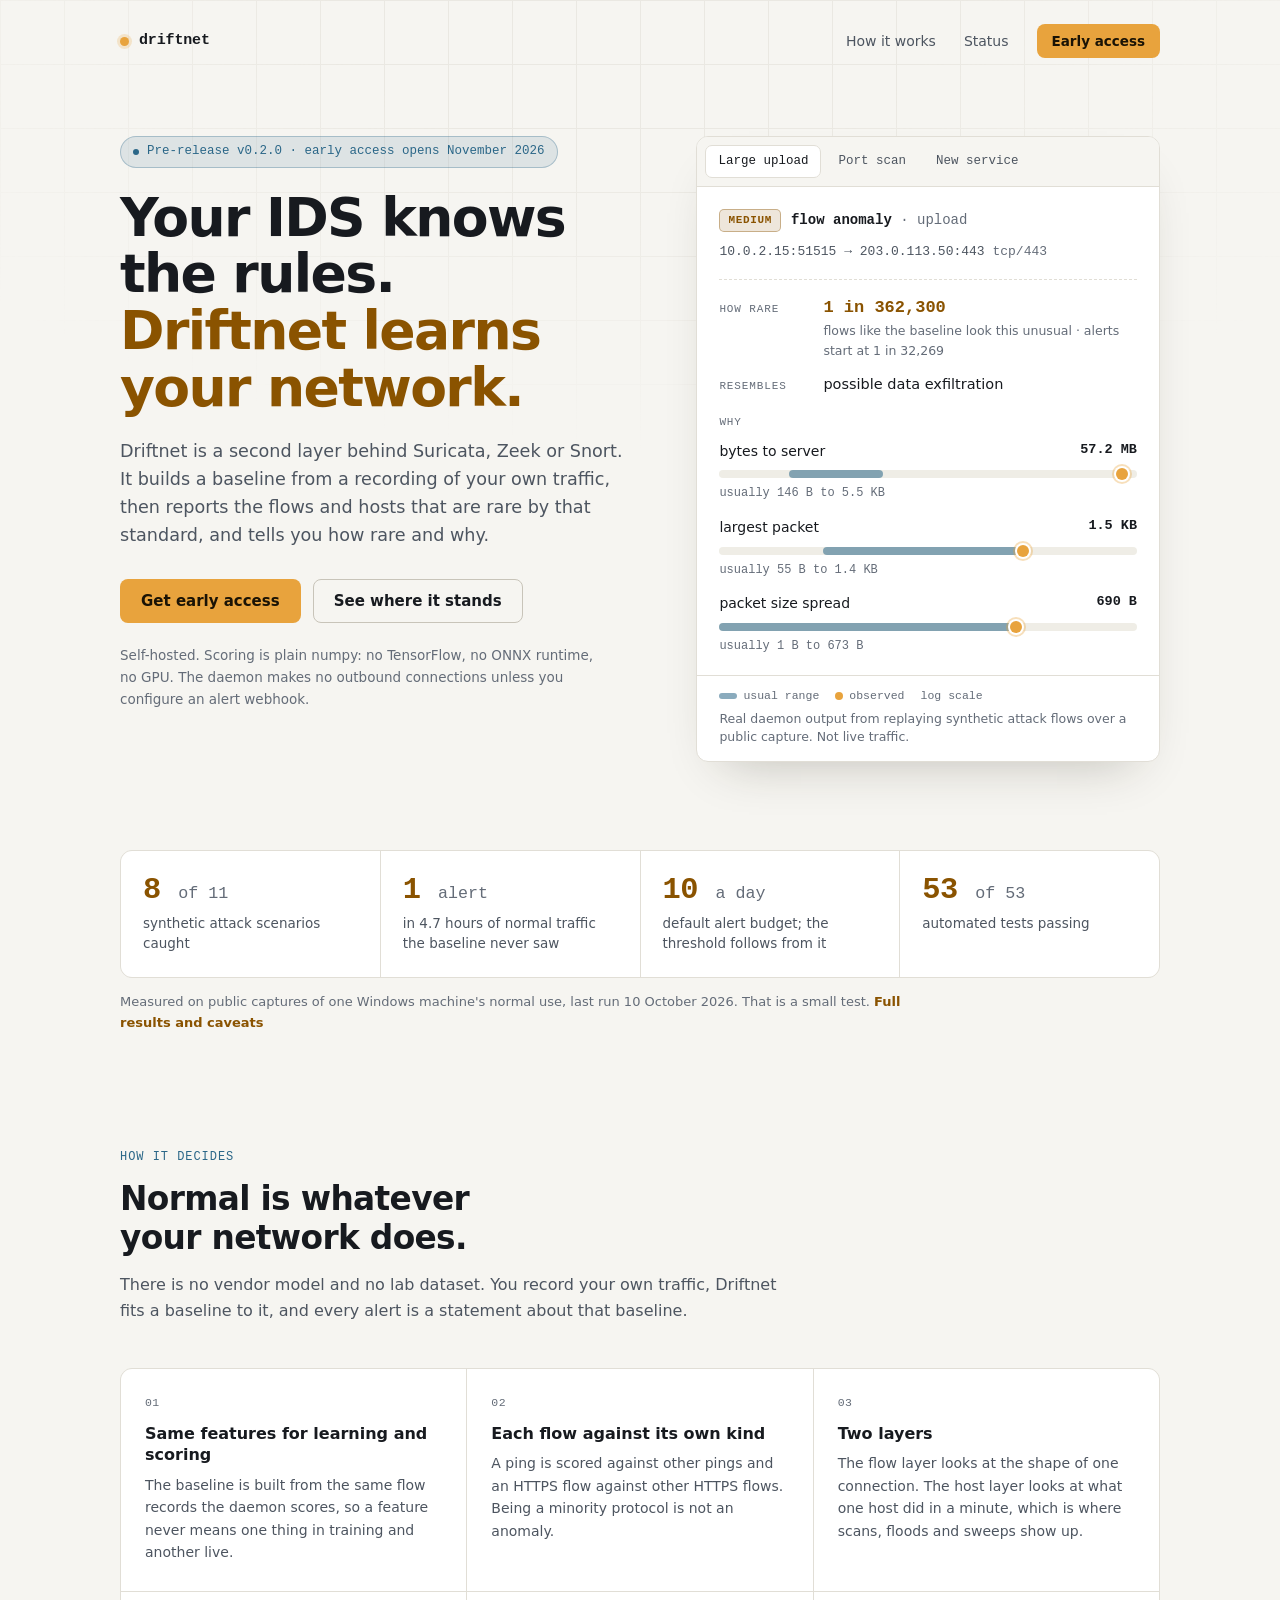
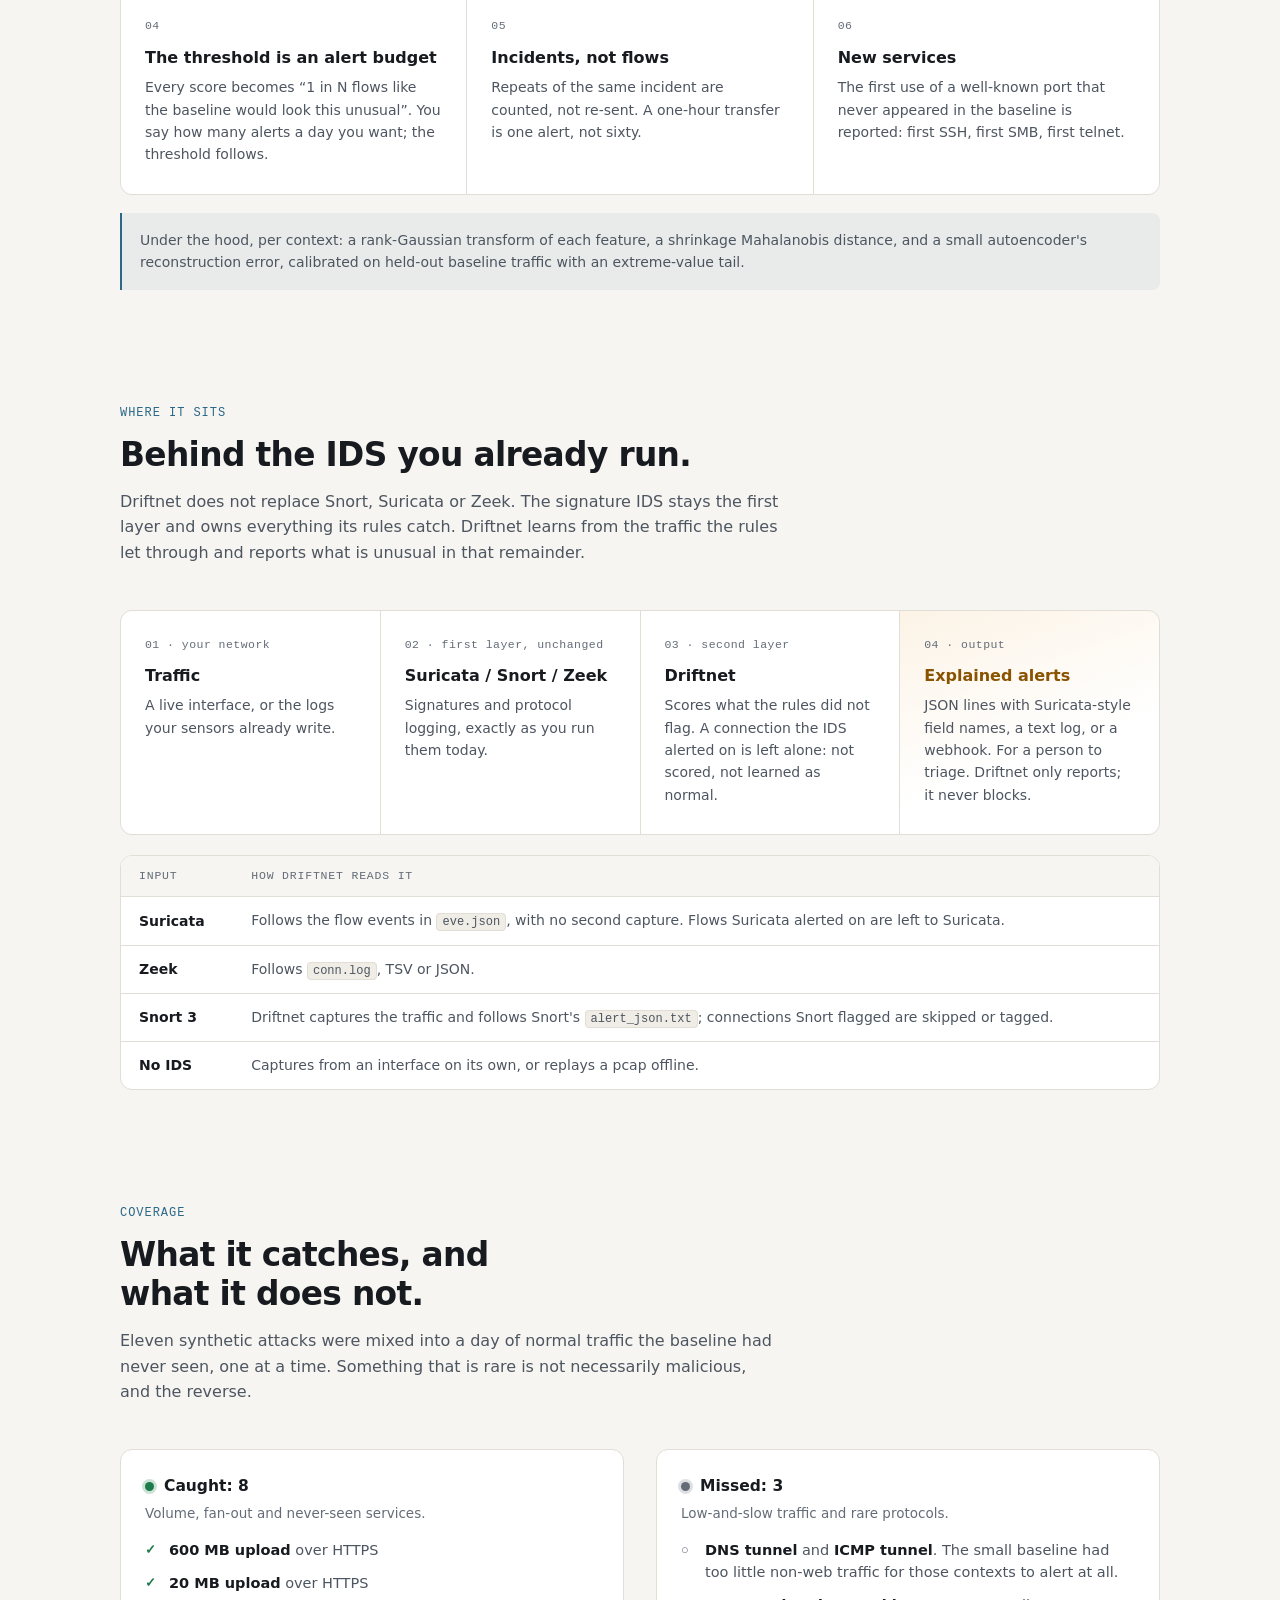
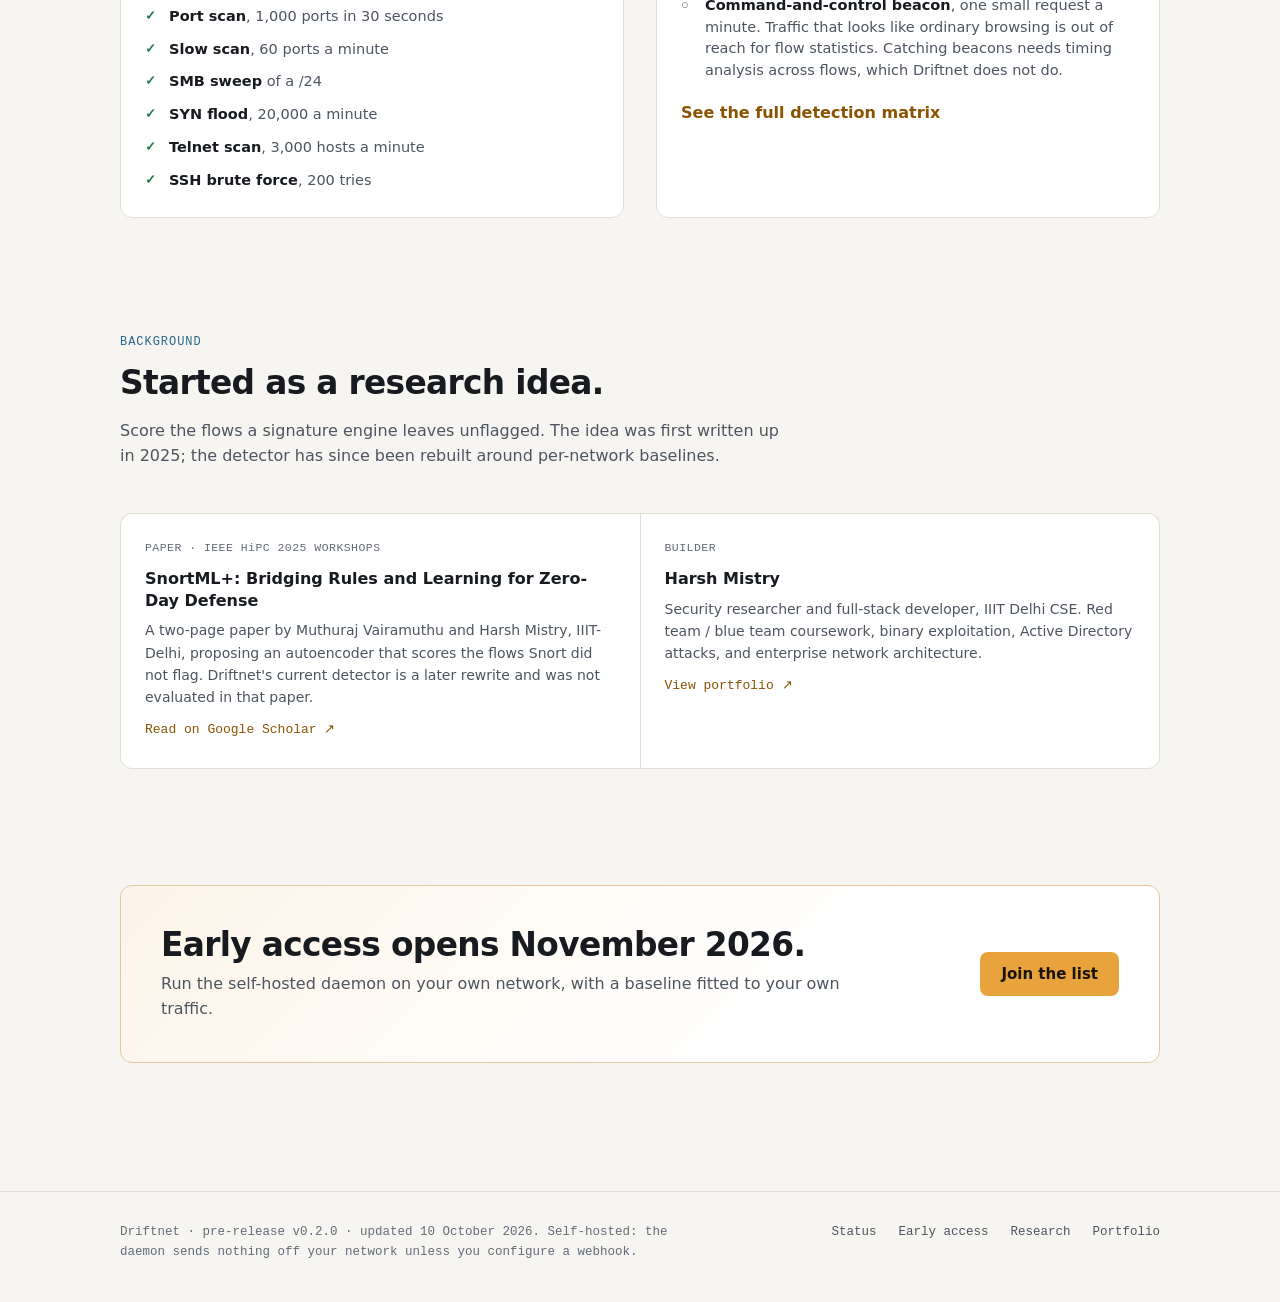
<file: index.html>
<!doctype html>
<html lang="en">
    <head>
        <meta charset="UTF-8" />
        <meta name="viewport" content="width=device-width, initial-scale=1.0" />
        <title>Driftnet: anomaly detection calibrated on your own traffic</title>
        <meta
            name="description"
            content="Driftnet is a second layer behind Suricata, Zeek or Snort. It learns what normal looks like on your network from a recording of that network, then reports what is rare by that standard, and why."
        />
        <meta property="og:title" content="Driftnet" />
        <meta
            property="og:description"
            content="Network anomaly detection calibrated on your own traffic. Pre-release; early access opens November 2026."
        />
        <meta name="theme-color" content="#0e1217" />
        <link
            rel="icon"
            href="data:image/svg+xml,%3Csvg xmlns='http://www.w3.org/2000/svg' viewBox='0 0 32 32'%3E%3Crect width='32' height='32' rx='7' fill='%230e1217'/%3E%3Ccircle cx='16' cy='16' r='7' fill='%23e8a33d'/%3E%3C/svg%3E"
        />
        <link rel="stylesheet" href="styles.css" />
        <script>
            document.documentElement.classList.add("js");
        </script>
    </head>
    <body>
        <a class="skip" href="#main">Skip to content</a>
        <div class="grid-overlay" aria-hidden="true"></div>

        <header class="nav wrap">
            <a class="logo" href="index.html" aria-current="page">
                <span class="logo-mark"></span>driftnet
            </a>
            <nav class="nav-links" aria-label="Main">
                <a class="nav-optional" href="#how">How it works</a>
                <a href="status.html">Status</a>
                <a class="btn btn-sm" href="early-access.html">Early access</a>
            </nav>
        </header>

        <main id="main">
            <section class="hero wrap">
                <div>
                    <a class="chip" href="status.html">
                        <span class="chip-dot"></span>
                        Pre-release v0.2.0 · early access opens November 2026
                    </a>
                    <h1>
                        Your IDS knows the rules.
                        <span class="accent">Driftnet learns your network.</span>
                    </h1>
                    <p class="lead">
                        Driftnet is a second layer behind Suricata, Zeek or
                        Snort. It builds a baseline from a recording of your
                        own traffic, then reports the flows and hosts that are
                        rare by that standard, and tells you how rare and why.
                    </p>
                    <div class="hero-actions">
                        <a class="btn" href="early-access.html"
                            >Get early access</a
                        >
                        <a class="btn btn-ghost" href="status.html"
                            >See where it stands</a
                        >
                    </div>
                    <p class="hero-note">
                        Self-hosted. Scoring is plain numpy: no TensorFlow, no
                        ONNX runtime, no GPU. The daemon makes no outbound
                        connections unless you configure an alert webhook.
                    </p>
                </div>

                <div class="alert-panel">
                    <div
                        class="alert-tabs"
                        role="tablist"
                        aria-label="Example alerts"
                    >
                        <button
                            role="tab"
                            id="tab-upload"
                            aria-controls="view-upload"
                            aria-selected="true"
                        >
                            Large upload
                        </button>
                        <button
                            role="tab"
                            id="tab-scan"
                            aria-controls="view-scan"
                            aria-selected="false"
                            tabindex="-1"
                        >
                            Port scan
                        </button>
                        <button
                            role="tab"
                            id="tab-new"
                            aria-controls="view-new"
                            aria-selected="false"
                            tabindex="-1"
                        >
                            New service
                        </button>
                    </div>

                    <article
                        class="alert-view is-active"
                        id="view-upload"
                        role="tabpanel"
                        aria-labelledby="tab-upload"
                    >
                        <header class="alert-head">
                            <span class="sev sev-medium">MEDIUM</span>
                            <span class="alert-kind"
                                >flow anomaly <span>· upload</span></span
                            >
                        </header>
                        <p class="alert-where">
                            10.0.2.15:51515 → 203.0.113.50:443
                            <span>tcp/443</span>
                        </p>
                        <dl class="alert-facts">
                            <div>
                                <dt>How rare</dt>
                                <dd>
                                    <strong>1 in 362,300</strong>
                                    <small
                                        >flows like the baseline look this
                                        unusual · alerts start at 1 in
                                        32,269</small
                                    >
                                </dd>
                            </div>
                            <div>
                                <dt>Resembles</dt>
                                <dd>possible data exfiltration</dd>
                            </div>
                        </dl>
                        <h3 class="alert-why">Why</h3>
                        <ul class="reasons">
                            <li>
                                <div class="reason-line">
                                    <span>bytes to server</span><b>57.2 MB</b>
                                </div>
                                <div
                                    class="range"
                                    role="img"
                                    aria-label="Observed 57.2 MB, far above the usual range of 146 B to 5.5 KB"
                                >
                                    <i
                                        class="range-usual"
                                        style="left: 16.6%; width: 22.5%"
                                    ></i>
                                    <i
                                        class="range-obs"
                                        style="left: 96.5%"
                                    ></i>
                                </div>
                                <div class="reason-usual">
                                    usually 146 B to 5.5 KB
                                </div>
                            </li>
                            <li>
                                <div class="reason-line">
                                    <span>largest packet</span><b>1.5 KB</b>
                                </div>
                                <div
                                    class="range"
                                    role="img"
                                    aria-label="Observed 1.5 KB, just above the usual range of 55 B to 1.4 KB"
                                >
                                    <i
                                        class="range-usual"
                                        style="left: 24.7%; width: 46.8%"
                                    ></i>
                                    <i
                                        class="range-obs"
                                        style="left: 72.7%"
                                    ></i>
                                </div>
                                <div class="reason-usual">
                                    usually 55 B to 1.4 KB
                                </div>
                            </li>
                            <li>
                                <div class="reason-line">
                                    <span>packet size spread</span><b>690 B</b>
                                </div>
                                <div
                                    class="range"
                                    role="img"
                                    aria-label="Observed 690 B, just above the usual range of 1 B to 673 B"
                                >
                                    <i
                                        class="range-usual"
                                        style="left: 0%; width: 70.7%"
                                    ></i>
                                    <i
                                        class="range-obs"
                                        style="left: 71%"
                                    ></i>
                                </div>
                                <div class="reason-usual">
                                    usually 1 B to 673 B
                                </div>
                            </li>
                        </ul>
                    </article>

                    <article
                        class="alert-view"
                        id="view-scan"
                        role="tabpanel"
                        aria-labelledby="tab-scan"
                    >
                        <header class="alert-head">
                            <span class="sev sev-critical">CRITICAL</span>
                            <span class="alert-kind"
                                >host anomaly <span>· fan-out</span></span
                            >
                        </header>
                        <p class="alert-where">
                            10.0.2.15 <span>one host, one minute</span>
                        </p>
                        <dl class="alert-facts">
                            <div>
                                <dt>How rare</dt>
                                <dd>
                                    <strong>1 in 13,500</strong>
                                    <small
                                        >host-minutes like the baseline look
                                        this unusual · alerts start at 1 in
                                        2,628</small
                                    >
                                </dd>
                            </div>
                            <div>
                                <dt>Resembles</dt>
                                <dd>port scan</dd>
                            </div>
                        </dl>
                        <h3 class="alert-why">Why</h3>
                        <ul class="reasons">
                            <li>
                                <div class="reason-line">
                                    <span>distinct destination ports</span
                                    ><b>213</b>
                                </div>
                                <div
                                    class="range"
                                    role="img"
                                    aria-label="Observed 213 ports, far above the usual range of 1 to 4"
                                >
                                    <i
                                        class="range-usual"
                                        style="left: 0%; width: 20.1%"
                                    ></i>
                                    <i
                                        class="range-obs"
                                        style="left: 77.6%"
                                    ></i>
                                </div>
                                <div class="reason-usual">usually 1 to 4</div>
                            </li>
                        </ul>
                    </article>

                    <article
                        class="alert-view"
                        id="view-new"
                        role="tabpanel"
                        aria-labelledby="tab-new"
                    >
                        <header class="alert-head">
                            <span class="sev sev-medium">MEDIUM</span>
                            <span class="alert-kind">new service</span>
                        </header>
                        <p class="alert-where">
                            10.0.2.15 → 198.51.100.22:22 <span>tcp/22</span>
                        </p>
                        <dl class="alert-facts">
                            <div>
                                <dt>Resembles</dt>
                                <dd>
                                    repeated attempts on a service this host
                                    never used
                                </dd>
                            </div>
                            <div>
                                <dt>Incident</dt>
                                <dd>
                                    49 repeats folded into this one alert
                                </dd>
                            </div>
                        </dl>
                        <h3 class="alert-why">Why</h3>
                        <ul class="reasons">
                            <li class="reason-text">
                                tcp/22 was never used in the baseline (44,466
                                flows)
                            </li>
                            <li class="reason-text">
                                50 connections in the last hour
                            </li>
                        </ul>
                    </article>

                    <div class="alert-foot">
                        <div class="legend" aria-hidden="true">
                            <span><i class="k-usual"></i>usual range</span>
                            <span><i class="k-obs"></i>observed</span>
                            <span>log scale</span>
                        </div>
                        Real daemon output from replaying synthetic attack
                        flows over a public capture. Not live traffic.
                    </div>
                </div>
            </section>

            <section class="stats-wrap wrap" aria-label="Current numbers">
                <div class="cells cols-4">
                    <div class="stat">
                        <div class="stat-num">8 <small>of 11</small></div>
                        <div class="stat-label">
                            synthetic attack scenarios caught
                        </div>
                    </div>
                    <div class="stat">
                        <div class="stat-num">1 <small>alert</small></div>
                        <div class="stat-label">
                            in 4.7 hours of normal traffic the baseline never
                            saw
                        </div>
                    </div>
                    <div class="stat">
                        <div class="stat-num">10 <small>a day</small></div>
                        <div class="stat-label">
                            default alert budget; the threshold follows from it
                        </div>
                    </div>
                    <div class="stat">
                        <div class="stat-num">53 <small>of 53</small></div>
                        <div class="stat-label">automated tests passing</div>
                    </div>
                </div>
                <p class="footnote">
                    Measured on public captures of one Windows machine's normal
                    use, last run 10 October 2026. That is a small test.
                    <a class="text-link" href="status.html#results"
                        >Full results and caveats</a
                    >
                </p>
            </section>

            <section class="section wrap" id="how">
                <div class="section-head">
                    <div class="eyebrow">How it decides</div>
                    <h2>Normal is whatever your network does.</h2>
                    <p>
                        There is no vendor model and no lab dataset. You record
                        your own traffic, Driftnet fits a baseline to it, and
                        every alert is a statement about that baseline.
                    </p>
                </div>

                <div class="cells cols-3">
                    <div class="cell">
                        <div class="cell-tag">01</div>
                        <h3>Same features for learning and scoring</h3>
                        <p>
                            The baseline is built from the same flow records
                            the daemon scores, so a feature never means one
                            thing in training and another live.
                        </p>
                    </div>
                    <div class="cell">
                        <div class="cell-tag">02</div>
                        <h3>Each flow against its own kind</h3>
                        <p>
                            A ping is scored against other pings and an HTTPS
                            flow against other HTTPS flows. Being a minority
                            protocol is not an anomaly.
                        </p>
                    </div>
                    <div class="cell">
                        <div class="cell-tag">03</div>
                        <h3>Two layers</h3>
                        <p>
                            The flow layer looks at the shape of one
                            connection. The host layer looks at what one host
                            did in a minute, which is where scans, floods and
                            sweeps show up.
                        </p>
                    </div>
                    <div class="cell">
                        <div class="cell-tag">04</div>
                        <h3>The threshold is an alert budget</h3>
                        <p>
                            Every score becomes “1 in N flows like the baseline
                            would look this unusual”. You say how many alerts a
                            day you want; the threshold follows.
                        </p>
                    </div>
                    <div class="cell">
                        <div class="cell-tag">05</div>
                        <h3>Incidents, not flows</h3>
                        <p>
                            Repeats of the same incident are counted, not
                            re-sent. A one-hour transfer is one alert, not
                            sixty.
                        </p>
                    </div>
                    <div class="cell">
                        <div class="cell-tag">06</div>
                        <h3>New services</h3>
                        <p>
                            The first use of a well-known port that never
                            appeared in the baseline is reported: first SSH,
                            first SMB, first telnet.
                        </p>
                    </div>
                </div>

                <p class="model-note">
                    Under the hood, per context: a rank-Gaussian transform of
                    each feature, a shrinkage Mahalanobis distance, and a small
                    autoencoder's reconstruction error, calibrated on held-out
                    baseline traffic with an extreme-value tail.
                </p>
            </section>

            <section class="section wrap" id="ids">
                <div class="section-head">
                    <div class="eyebrow">Where it sits</div>
                    <h2>Behind the IDS you already run.</h2>
                    <p>
                        Driftnet does not replace Snort, Suricata or Zeek. The
                        signature IDS stays the first layer and owns everything
                        its rules catch. Driftnet learns from the traffic the
                        rules let through and reports what is unusual in that
                        remainder.
                    </p>
                </div>

                <div class="cells cols-4 stack">
                    <div class="cell">
                        <div class="cell-tag">01 · your network</div>
                        <h3>Traffic</h3>
                        <p>
                            A live interface, or the logs your sensors already
                            write.
                        </p>
                    </div>
                    <div class="cell">
                        <div class="cell-tag">02 · first layer, unchanged</div>
                        <h3>Suricata / Snort / Zeek</h3>
                        <p>
                            Signatures and protocol logging, exactly as you run
                            them today.
                        </p>
                    </div>
                    <div class="cell">
                        <div class="cell-tag">03 · second layer</div>
                        <h3>Driftnet</h3>
                        <p>
                            Scores what the rules did not flag. A connection
                            the IDS alerted on is left alone: not scored, not
                            learned as normal.
                        </p>
                    </div>
                    <div class="cell is-accent">
                        <div class="cell-tag">04 · output</div>
                        <h3>Explained alerts</h3>
                        <p>
                            JSON lines with Suricata-style field names, a text
                            log, or a webhook. For a person to triage. Driftnet
                            only reports; it never blocks.
                        </p>
                    </div>
                </div>

                <div class="table-scroll" style="margin-top: 20px">
                    <table>
                        <thead>
                            <tr>
                                <th scope="col">Input</th>
                                <th scope="col">How Driftnet reads it</th>
                            </tr>
                        </thead>
                        <tbody>
                            <tr>
                                <th scope="row">Suricata</th>
                                <td>
                                    <span class="dim"
                                        >Follows the flow events in
                                        <code>eve.json</code>, with no second
                                        capture. Flows Suricata alerted on are
                                        left to Suricata.</span
                                    >
                                </td>
                            </tr>
                            <tr>
                                <th scope="row">Zeek</th>
                                <td>
                                    <span class="dim"
                                        >Follows <code>conn.log</code>, TSV or
                                        JSON.</span
                                    >
                                </td>
                            </tr>
                            <tr>
                                <th scope="row">Snort 3</th>
                                <td>
                                    <span class="dim"
                                        >Driftnet captures the traffic and
                                        follows Snort's
                                        <code>alert_json.txt</code>;
                                        connections Snort flagged are skipped
                                        or tagged.</span
                                    >
                                </td>
                            </tr>
                            <tr>
                                <th scope="row">No IDS</th>
                                <td>
                                    <span class="dim"
                                        >Captures from an interface on its own,
                                        or replays a pcap offline.</span
                                    >
                                </td>
                            </tr>
                        </tbody>
                    </table>
                </div>
            </section>

            <section class="section wrap" id="coverage">
                <div class="section-head">
                    <div class="eyebrow">Coverage</div>
                    <h2>What it catches, and what it does not.</h2>
                    <p>
                        Eleven synthetic attacks were mixed into a day of normal
                        traffic the baseline had never seen, one at a time.
                        Something that is rare is not necessarily malicious,
                        and the reverse.
                    </p>
                </div>

                <div class="two-col">
                    <div class="box">
                        <div class="box-title">
                            <span class="state-dot state-done"></span>Caught: 8
                        </div>
                        <p class="box-sub">
                            Volume, fan-out and never-seen services.
                        </p>
                        <ul class="checklist state-done">
                            <li><b>600 MB upload</b> over HTTPS</li>
                            <li><b>20 MB upload</b> over HTTPS</li>
                            <li><b>Port scan</b>, 1,000 ports in 30 seconds</li>
                            <li><b>Slow scan</b>, 60 ports a minute</li>
                            <li><b>SMB sweep</b> of a /24</li>
                            <li><b>SYN flood</b>, 20,000 a minute</li>
                            <li>
                                <b>Telnet scan</b>, 3,000 hosts a minute
                            </li>
                            <li><b>SSH brute force</b>, 200 tries</li>
                        </ul>
                    </div>
                    <div class="box">
                        <div class="box-title">
                            <span class="state-dot state-open"></span>Missed: 3
                        </div>
                        <p class="box-sub">
                            Low-and-slow traffic and rare protocols.
                        </p>
                        <ul class="checklist state-open">
                            <li>
                                <b>DNS tunnel</b> and <b>ICMP tunnel</b>. The
                                small baseline had too little non-web traffic
                                for those contexts to alert at all.
                            </li>
                            <li>
                                <b>Command-and-control beacon</b>, one small
                                request a minute. Traffic that looks like
                                ordinary browsing is out of reach for flow
                                statistics. Catching beacons needs timing
                                analysis across flows, which Driftnet does not
                                do.
                            </li>
                        </ul>
                        <a
                            class="text-link"
                            href="status.html#results"
                            style="display: inline-block; margin-top: 18px"
                            >See the full detection matrix</a
                        >
                    </div>
                </div>
            </section>

            <section class="section wrap" id="background">
                <div class="section-head">
                    <div class="eyebrow">Background</div>
                    <h2>Started as a research idea.</h2>
                    <p>
                        Score the flows a signature engine leaves unflagged.
                        The idea was first written up in 2025; the detector has
                        since been rebuilt around per-network baselines.
                    </p>
                </div>

                <div class="cells cols-2">
                    <div class="cell">
                        <div class="cell-tag">
                            PAPER · IEEE HiPC 2025 WORKSHOPS
                        </div>
                        <h3>
                            SnortML+: Bridging Rules and Learning for Zero-Day
                            Defense
                        </h3>
                        <p>
                            A two-page paper by Muthuraj Vairamuthu and Harsh
                            Mistry, IIIT-Delhi, proposing an autoencoder that
                            scores the flows Snort did not flag. Driftnet's
                            current detector is a later rewrite and was not
                            evaluated in that paper.
                        </p>
                        <a
                            class="text-link"
                            href="https://scholar.google.com/citations?view_op=view_citation&hl=en&user=h-0JyZwAAAAJ&citation_for_view=h-0JyZwAAAAJ:u-x6o8ySG0sC"
                            target="_blank"
                            rel="noopener"
                            >Read on Google Scholar ↗</a
                        >
                    </div>
                    <div class="cell">
                        <div class="cell-tag">BUILDER</div>
                        <h3>Harsh Mistry</h3>
                        <p>
                            Security researcher and full-stack developer, IIIT
                            Delhi CSE. Red team / blue team coursework, binary
                            exploitation, Active Directory attacks, and
                            enterprise network architecture.
                        </p>
                        <a
                            class="text-link"
                            href="https://fakepickle.github.io"
                            target="_blank"
                            rel="noopener"
                            >View portfolio ↗</a
                        >
                    </div>
                </div>
            </section>

            <section class="section wrap">
                <div class="cta">
                    <div>
                        <h2>Early access opens November 2026.</h2>
                        <p>
                            Run the self-hosted daemon on your own network, with
                            a baseline fitted to your own traffic.
                        </p>
                    </div>
                    <a class="btn" href="early-access.html">Join the list</a>
                </div>
            </section>
        </main>

        <footer>
            <div class="footer-inner wrap">
                <p>
                    Driftnet · pre-release v0.2.0 · updated 10 October 2026.
                    Self-hosted: the daemon sends nothing off your network
                    unless you configure a webhook.
                </p>
                <div class="footer-links">
                    <a href="status.html">Status</a>
                    <a href="early-access.html">Early access</a>
                    <a
                        href="https://scholar.google.com/citations?view_op=view_citation&hl=en&user=h-0JyZwAAAAJ&citation_for_view=h-0JyZwAAAAJ:u-x6o8ySG0sC"
                        target="_blank"
                        rel="noopener"
                        >Research</a
                    >
                    <a
                        href="https://fakepickle.github.io"
                        target="_blank"
                        rel="noopener"
                        >Portfolio</a
                    >
                </div>
            </div>
        </footer>

        <script src="site.js" defer></script>
    </body>
</html>
</file>
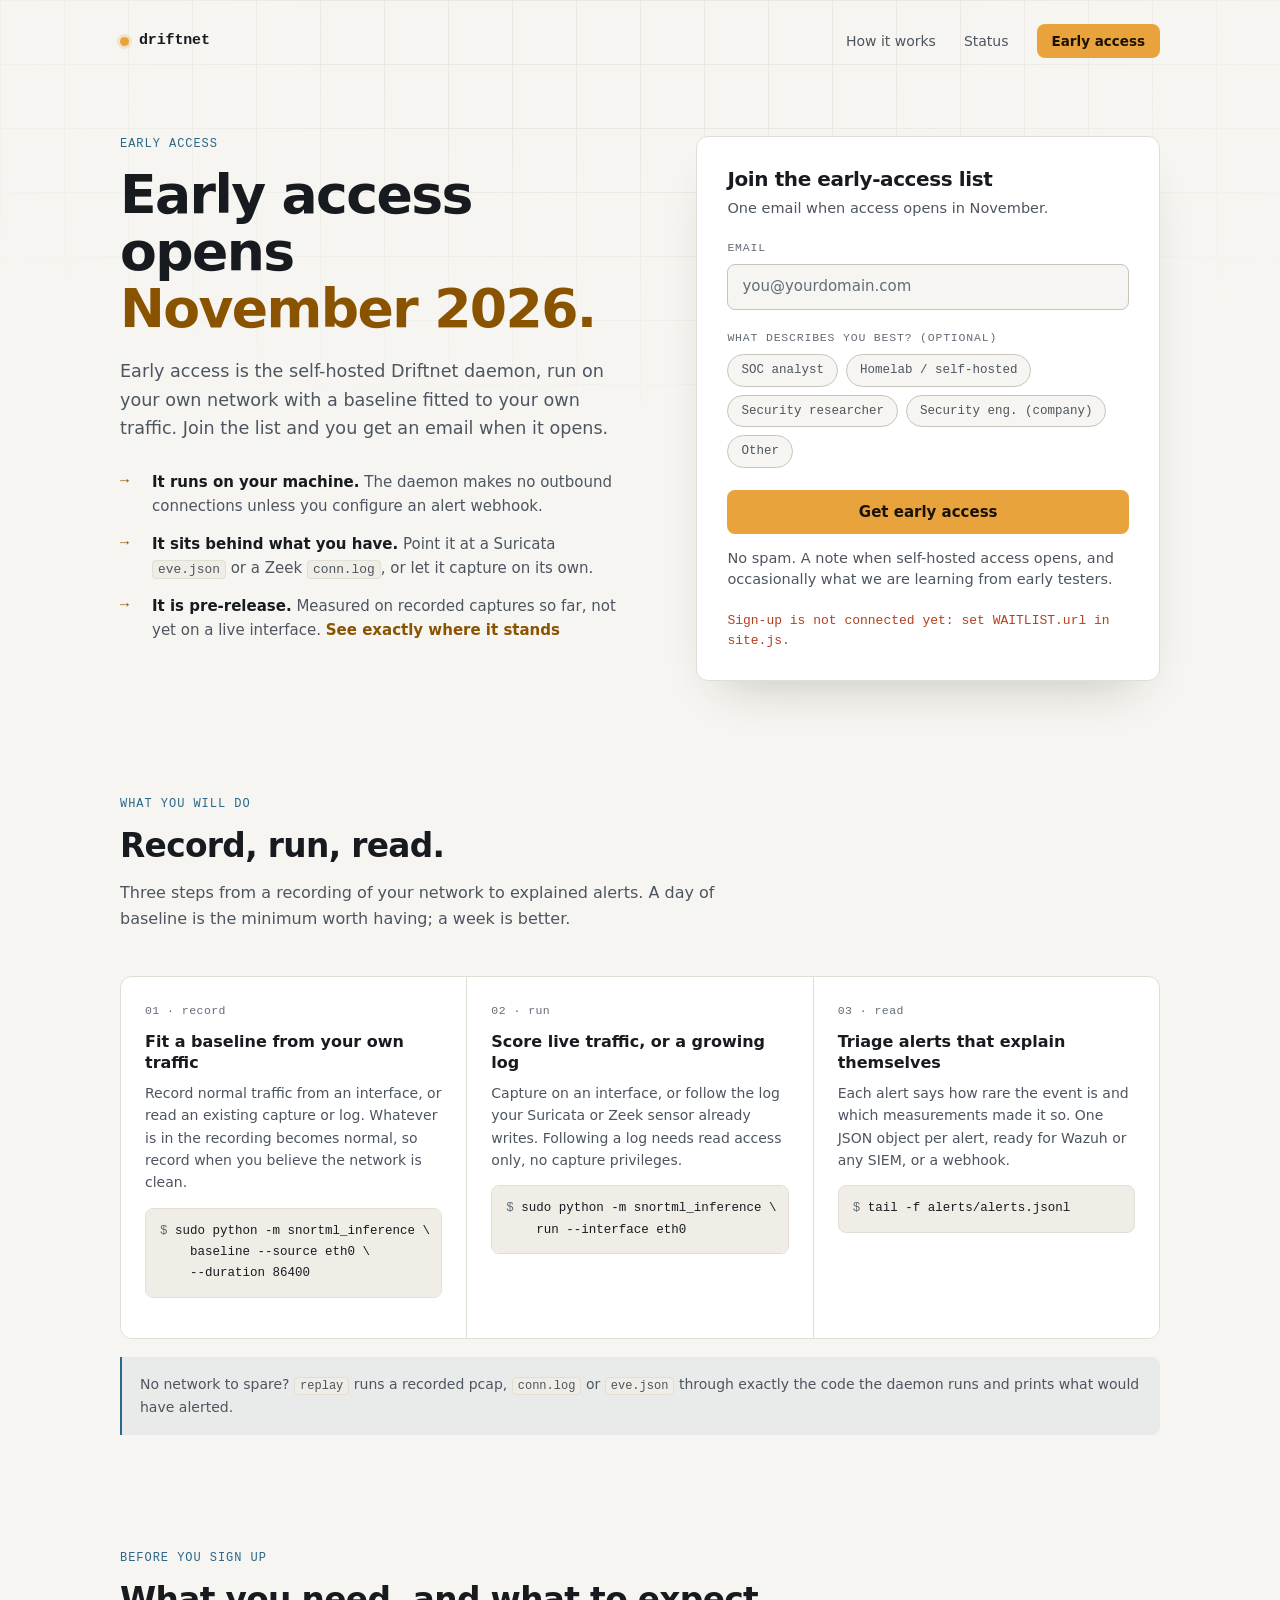
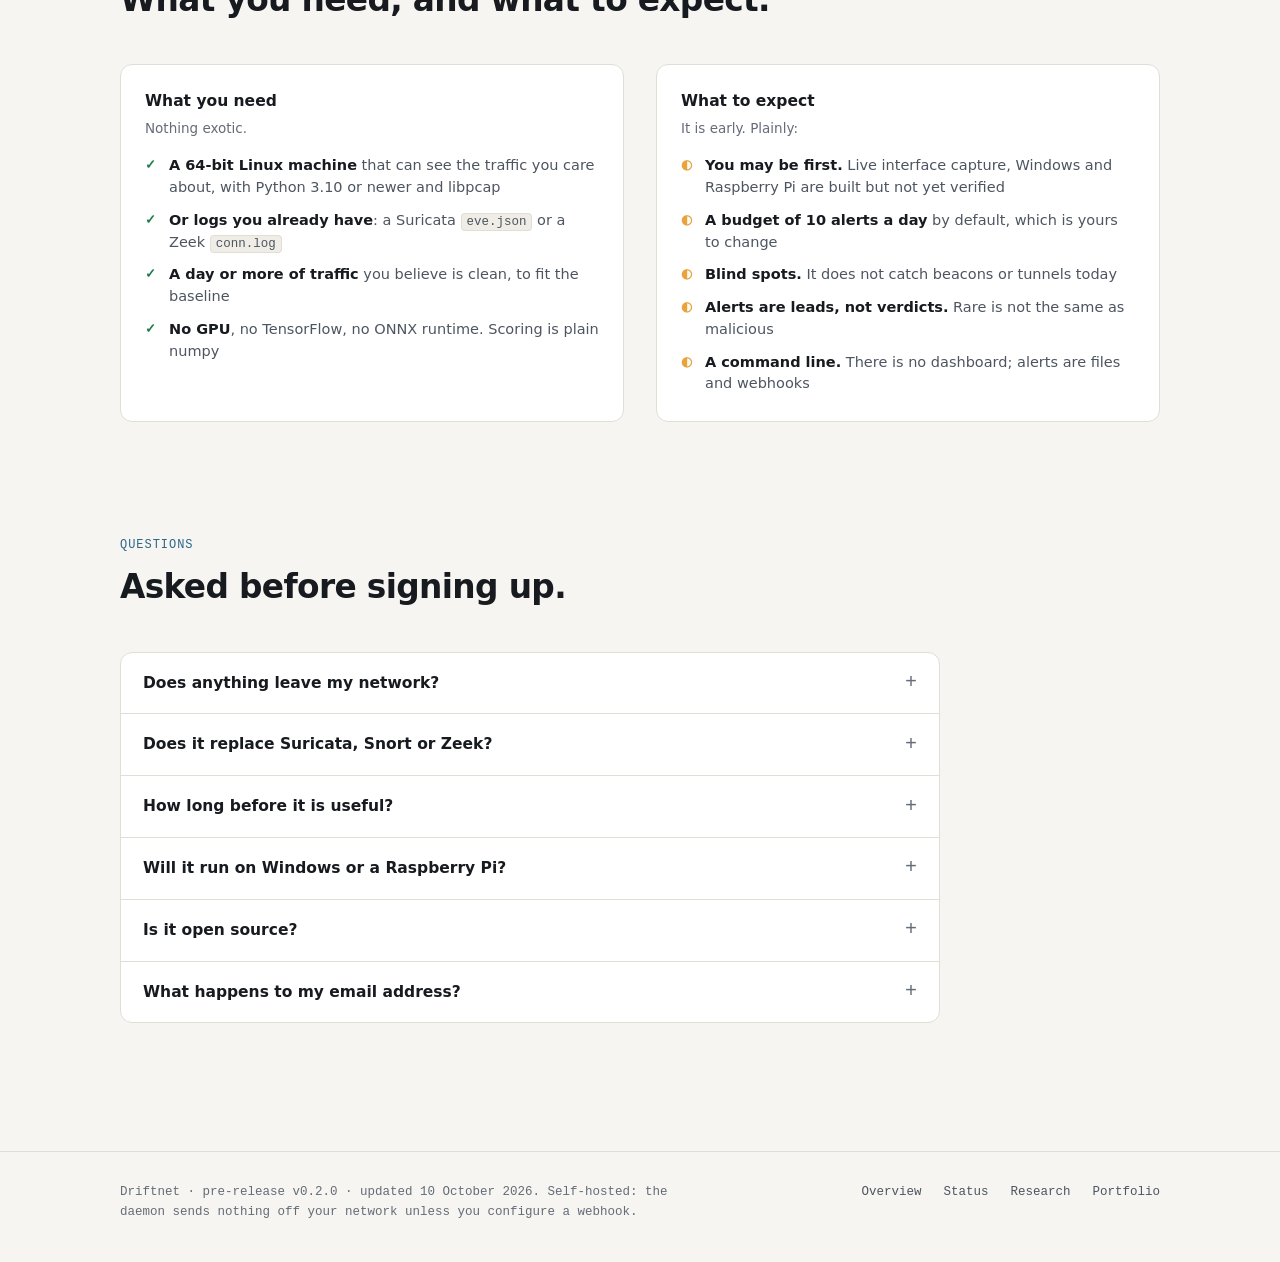
<file: early-access.html>
<!doctype html>
<html lang="en">
    <head>
        <meta charset="UTF-8" />
        <meta name="viewport" content="width=device-width, initial-scale=1.0" />
        <title>Early access · Driftnet</title>
        <meta
            name="description"
            content="Driftnet early access opens November 2026: the self-hosted anomaly daemon, run on your own network with a baseline fitted to your own traffic."
        />
        <meta property="og:title" content="Driftnet early access" />
        <meta
            property="og:description"
            content="Early access opens November 2026. Join the list to run the self-hosted daemon on your own network."
        />
        <meta name="theme-color" content="#0e1217" />
        <link
            rel="icon"
            href="data:image/svg+xml,%3Csvg xmlns='http://www.w3.org/2000/svg' viewBox='0 0 32 32'%3E%3Crect width='32' height='32' rx='7' fill='%230e1217'/%3E%3Ccircle cx='16' cy='16' r='7' fill='%23e8a33d'/%3E%3C/svg%3E"
        />
        <link rel="stylesheet" href="styles.css" />
    </head>
    <body>
        <a class="skip" href="#main">Skip to content</a>
        <div class="grid-overlay" aria-hidden="true"></div>

        <header class="nav wrap">
            <a class="logo" href="index.html">
                <span class="logo-mark"></span>driftnet
            </a>
            <nav class="nav-links" aria-label="Main">
                <a class="nav-optional" href="index.html#how">How it works</a>
                <a href="status.html">Status</a>
                <a
                    class="btn btn-sm"
                    href="early-access.html"
                    aria-current="page"
                    >Early access</a
                >
            </nav>
        </header>

        <main id="main">
            <section class="ea-hero wrap">
                <div>
                    <div class="eyebrow">Early access</div>
                    <h1>
                        Early access opens
                        <span class="accent">November 2026.</span>
                    </h1>
                    <p class="lead">
                        Early access is the self-hosted Driftnet daemon, run on
                        your own network with a baseline fitted to your own
                        traffic. Join the list and you get an email when it
                        opens.
                    </p>
                    <ul class="ea-points">
                        <li>
                            <span
                                ><b>It runs on your machine.</b> The daemon
                                makes no outbound connections unless you
                                configure an alert webhook.</span
                            >
                        </li>
                        <li>
                            <span
                                ><b>It sits behind what you have.</b> Point it
                                at a Suricata <code>eve.json</code> or a Zeek
                                <code>conn.log</code>, or let it capture on its
                                own.</span
                            >
                        </li>
                        <li>
                            <span
                                ><b>It is pre-release.</b> Measured on recorded
                                captures so far, not yet on a live interface.
                                <a class="text-link" href="status.html"
                                    >See exactly where it stands</a
                                ></span
                            >
                        </li>
                    </ul>
                </div>

                <form class="signup" id="waitlist-form">
                    <h2>Join the early-access list</h2>
                    <p>One email when access opens in November.</p>

                    <label class="field-label" for="email-input">Email</label>
                    <input
                        type="email"
                        id="email-input"
                        name="email"
                        placeholder="you@yourdomain.com"
                        required
                        autocomplete="email"
                    />

                    <fieldset>
                        <legend>What describes you best? (optional)</legend>
                        <div class="roles">
                            <label
                                ><input
                                    type="radio"
                                    name="role"
                                    value="SOC analyst"
                                /><span>SOC analyst</span></label
                            >
                            <label
                                ><input
                                    type="radio"
                                    name="role"
                                    value="Homelab / self-hosted"
                                /><span>Homelab / self-hosted</span></label
                            >
                            <label
                                ><input
                                    type="radio"
                                    name="role"
                                    value="Security researcher"
                                /><span>Security researcher</span></label
                            >
                            <label
                                ><input
                                    type="radio"
                                    name="role"
                                    value="Security engineer (company)"
                                /><span>Security eng. (company)</span></label
                            >
                            <label
                                ><input
                                    type="radio"
                                    name="role"
                                    value="Other"
                                /><span>Other</span></label
                            >
                        </div>
                    </fieldset>

                    <button type="submit" class="btn" id="submit-btn">
                        Get early access
                    </button>

                    <p class="form-note">
                        No spam. A note when self-hosted access opens, and
                        occasionally what we are learning from early testers.
                    </p>
                    <div
                        class="form-status"
                        id="form-status"
                        role="status"
                        aria-live="polite"
                    ></div>
                    <noscript>
                        <p class="form-status error">
                            This form needs JavaScript to submit.
                        </p>
                    </noscript>
                </form>
            </section>

            <section class="section wrap" id="steps">
                <div class="section-head">
                    <div class="eyebrow">What you will do</div>
                    <h2>Record, run, read.</h2>
                    <p>
                        Three steps from a recording of your network to
                        explained alerts. A day of baseline is the minimum
                        worth having; a week is better.
                    </p>
                </div>

                <div class="cells cols-3">
                    <div class="cell">
                        <div class="cell-tag">01 · record</div>
                        <h3>Fit a baseline from your own traffic</h3>
                        <p>
                            Record normal traffic from an interface, or read an
                            existing capture or log. Whatever is in the
                            recording becomes normal, so record when you
                            believe the network is clean.
                        </p>
                        <pre
                            class="code"
                        ><span class="c">$</span> sudo python -m snortml_inference \
    baseline --source eth0 \
    --duration 86400</pre>
                    </div>
                    <div class="cell">
                        <div class="cell-tag">02 · run</div>
                        <h3>Score live traffic, or a growing log</h3>
                        <p>
                            Capture on an interface, or follow the log your
                            Suricata or Zeek sensor already writes. Following a
                            log needs read access only, no capture privileges.
                        </p>
                        <pre
                            class="code"
                        ><span class="c">$</span> sudo python -m snortml_inference \
    run --interface eth0</pre>
                    </div>
                    <div class="cell">
                        <div class="cell-tag">03 · read</div>
                        <h3>Triage alerts that explain themselves</h3>
                        <p>
                            Each alert says how rare the event is and which
                            measurements made it so. One JSON object per alert,
                            ready for Wazuh or any SIEM, or a webhook.
                        </p>
                        <pre
                            class="code"
                        ><span class="c">$</span> tail -f alerts/alerts.jsonl</pre>
                    </div>
                </div>

                <p class="model-note">
                    No network to spare? <code class="inline-code">replay</code>
                    runs a recorded pcap, <code class="inline-code">conn.log</code>
                    or <code class="inline-code">eve.json</code> through
                    exactly the code the daemon runs and prints what would have
                    alerted.
                </p>
            </section>

            <section class="section wrap" id="expect">
                <div class="section-head">
                    <div class="eyebrow">Before you sign up</div>
                    <h2>What you need, and what to expect.</h2>
                </div>

                <div class="two-col">
                    <div class="box">
                        <div class="box-title">What you need</div>
                        <p class="box-sub">Nothing exotic.</p>
                        <ul class="checklist state-done">
                            <li>
                                <b>A 64-bit Linux machine</b> that can see the
                                traffic you care about, with Python 3.10 or
                                newer and libpcap
                            </li>
                            <li>
                                <b>Or logs you already have</b>: a Suricata
                                <code>eve.json</code> or a Zeek
                                <code>conn.log</code>
                            </li>
                            <li>
                                <b>A day or more of traffic</b> you believe is
                                clean, to fit the baseline
                            </li>
                            <li>
                                <b>No GPU</b>, no TensorFlow, no ONNX runtime.
                                Scoring is plain numpy
                            </li>
                        </ul>
                    </div>
                    <div class="box">
                        <div class="box-title">What to expect</div>
                        <p class="box-sub">It is early. Plainly:</p>
                        <ul class="checklist state-partial">
                            <li>
                                <b>You may be first.</b> Live interface
                                capture, Windows and Raspberry Pi are built but
                                not yet verified
                            </li>
                            <li>
                                <b>A budget of 10 alerts a day</b> by default,
                                which is yours to change
                            </li>
                            <li>
                                <b>Blind spots.</b> It does not catch beacons
                                or tunnels today
                            </li>
                            <li>
                                <b>Alerts are leads, not verdicts.</b> Rare is
                                not the same as malicious
                            </li>
                            <li>
                                <b>A command line.</b> There is no dashboard;
                                alerts are files and webhooks
                            </li>
                        </ul>
                    </div>
                </div>
            </section>

            <section class="section wrap" id="faq">
                <div class="section-head">
                    <div class="eyebrow">Questions</div>
                    <h2>Asked before signing up.</h2>
                </div>

                <div class="faq">
                    <details>
                        <summary>Does anything leave my network?</summary>
                        <div>
                            <p>
                                No. The daemon reads traffic or logs and writes
                                alerts to local files. The one exception is the
                                alert webhook, which posts each alert to a URL
                                you choose, and is off unless you set it.
                            </p>
                            <p>
                                The baseline, recorded flows, alerts and logs
                                all contain your network's addresses. They stay
                                on the machine that runs the daemon.
                            </p>
                        </div>
                    </details>
                    <details>
                        <summary>
                            Does it replace Suricata, Snort or Zeek?
                        </summary>
                        <div>
                            <p>
                                No. The signature IDS stays the first layer and
                                owns everything its rules catch. Driftnet is
                                the second layer: it reports what is unusual in
                                the traffic the rules let through. It also runs
                                on its own if you have no IDS.
                            </p>
                        </div>
                    </details>
                    <details>
                        <summary>How long before it is useful?</summary>
                        <div>
                            <p>
                                It needs a baseline first. A day of normal
                                traffic is the minimum worth having and a week
                                is better. After that the daemon keeps the
                                flows it sees, and one command re-fits the
                                baseline as your network changes.
                            </p>
                        </div>
                    </details>
                    <details>
                        <summary>Will it run on Windows or a Raspberry Pi?</summary>
                        <div>
                            <p>
                                It is built to: Windows through Npcap, and
                                64-bit Raspberry Pi OS. Neither has been
                                verified on this version yet, so 64-bit Linux
                                is the safe choice for early access. 32-bit ARM
                                is not supported.
                            </p>
                        </div>
                    </details>
                    <details>
                        <summary>Is it open source?</summary>
                        <div>
                            <p>
                                Not today. No licence has been published yet.
                                The
                                <a class="text-link" href="status.html"
                                    >status page</a
                                >
                                will say so when one is.
                            </p>
                        </div>
                    </details>
                    <details>
                        <summary>What happens to my email address?</summary>
                        <div>
                            <p>
                                It goes on the early-access list, with the role
                                you picked if you picked one. It is used to
                                tell you when access opens and, occasionally,
                                what early testers are finding. Nothing else.
                            </p>
                        </div>
                    </details>
                </div>
            </section>
        </main>

        <footer>
            <div class="footer-inner wrap">
                <p>
                    Driftnet · pre-release v0.2.0 · updated 10 October 2026.
                    Self-hosted: the daemon sends nothing off your network
                    unless you configure a webhook.
                </p>
                <div class="footer-links">
                    <a href="index.html">Overview</a>
                    <a href="status.html">Status</a>
                    <a
                        href="https://scholar.google.com/citations?view_op=view_citation&hl=en&user=h-0JyZwAAAAJ&citation_for_view=h-0JyZwAAAAJ:u-x6o8ySG0sC"
                        target="_blank"
                        rel="noopener"
                        >Research</a
                    >
                    <a
                        href="https://fakepickle.github.io"
                        target="_blank"
                        rel="noopener"
                        >Portfolio</a
                    >
                </div>
            </div>
        </footer>

        <script src="site.js" defer></script>
    </body>
</html>
</file>
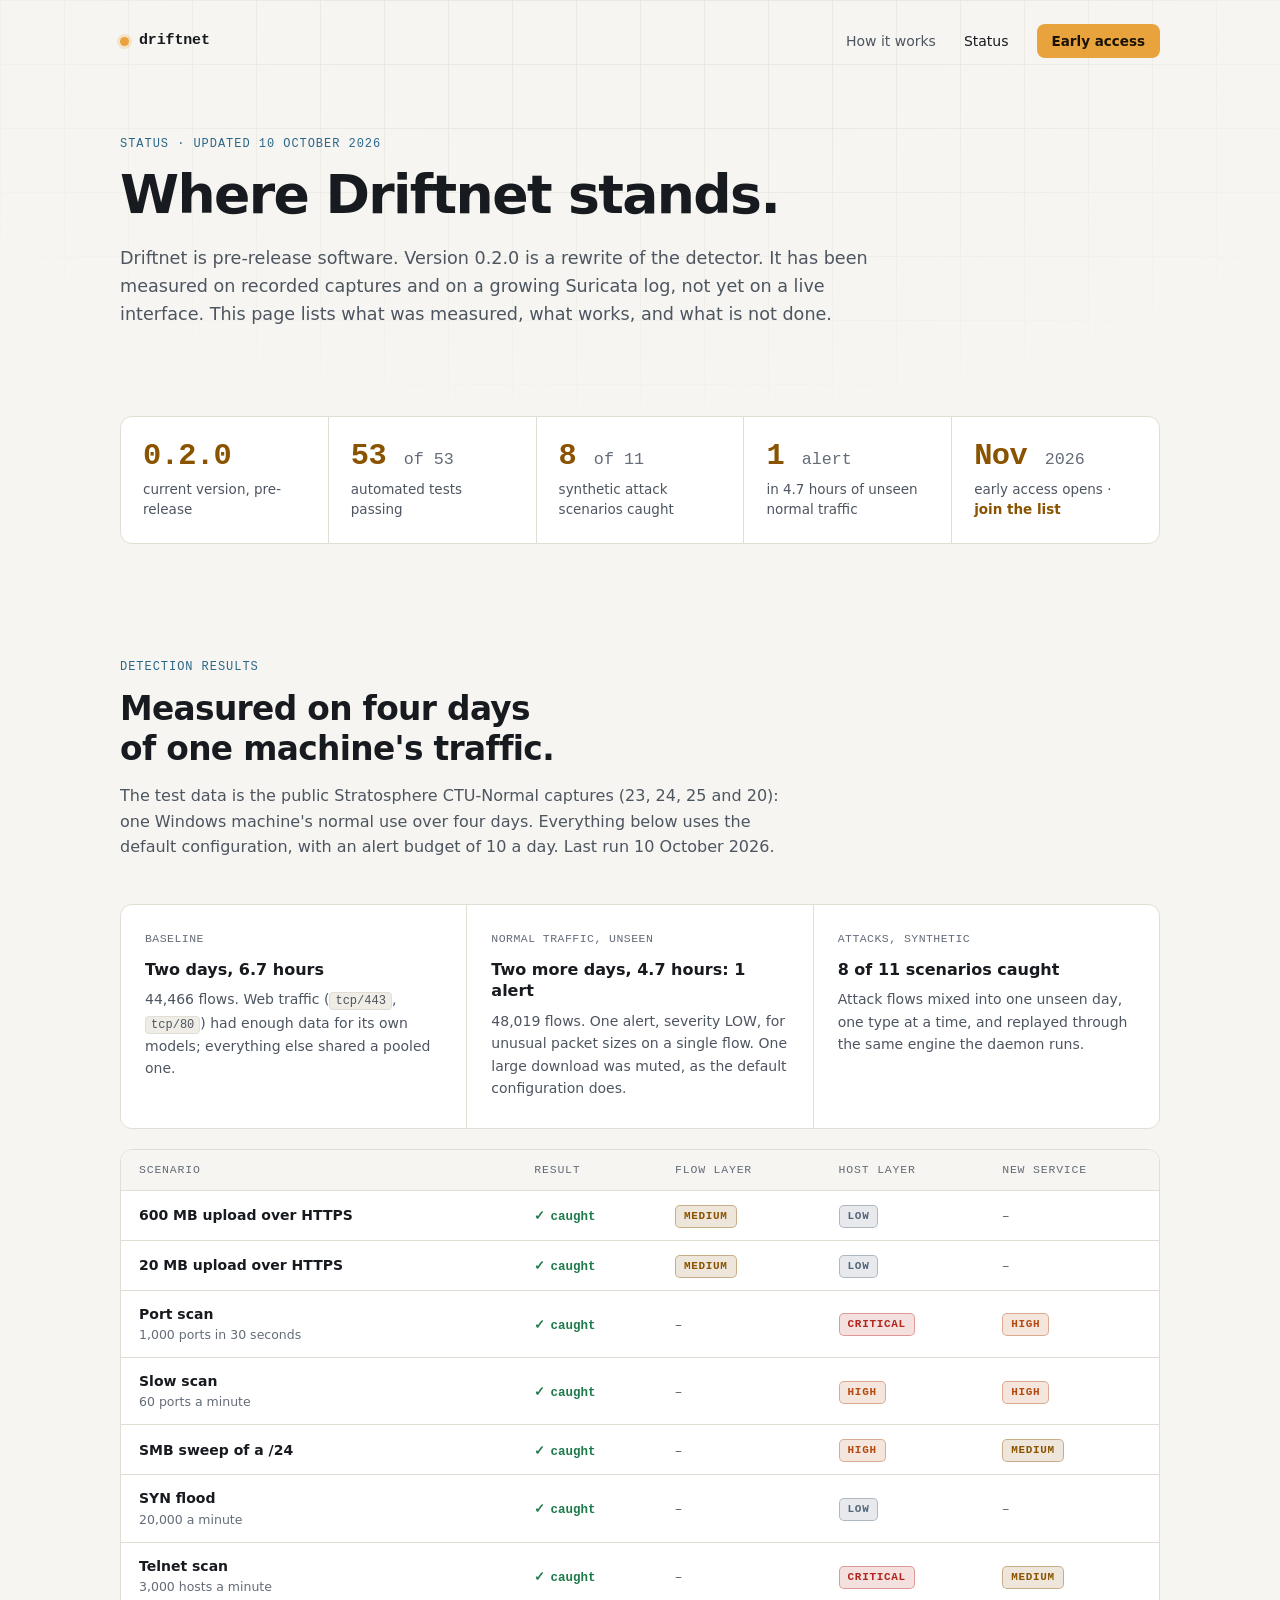
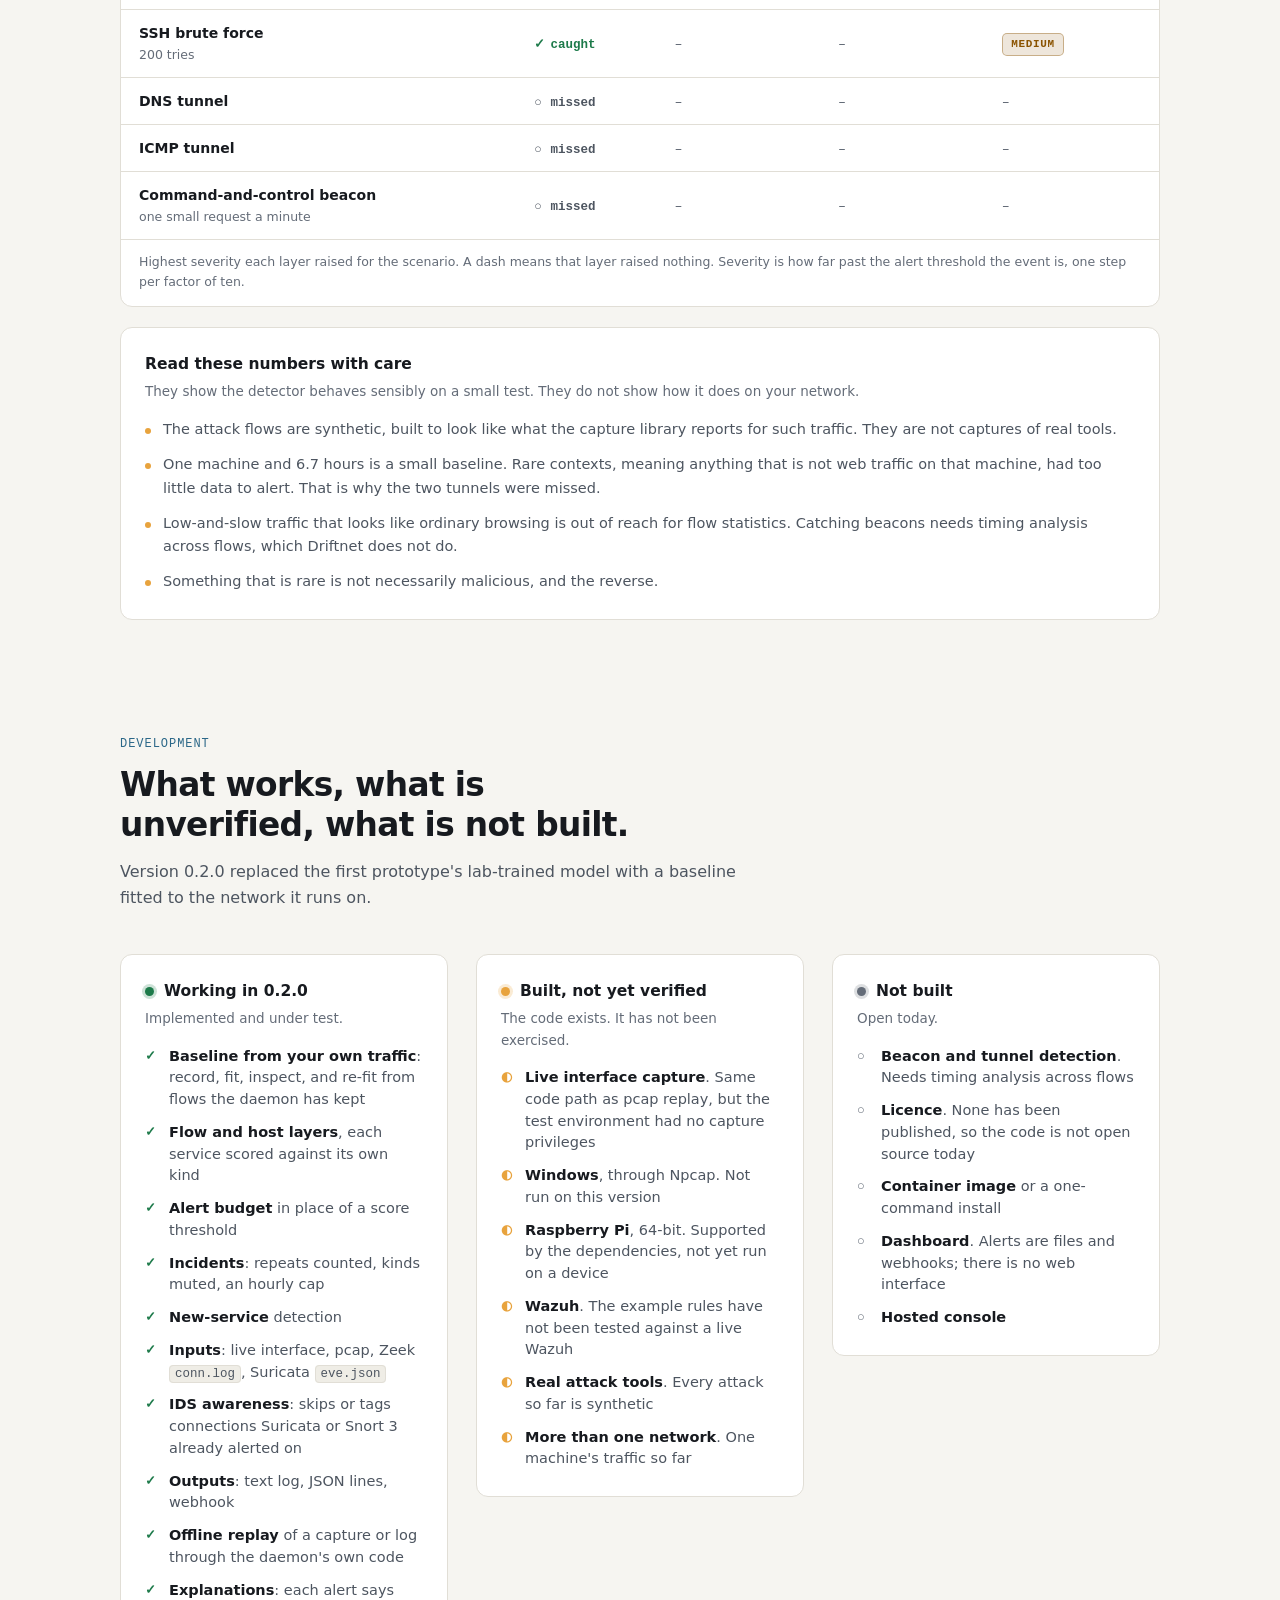
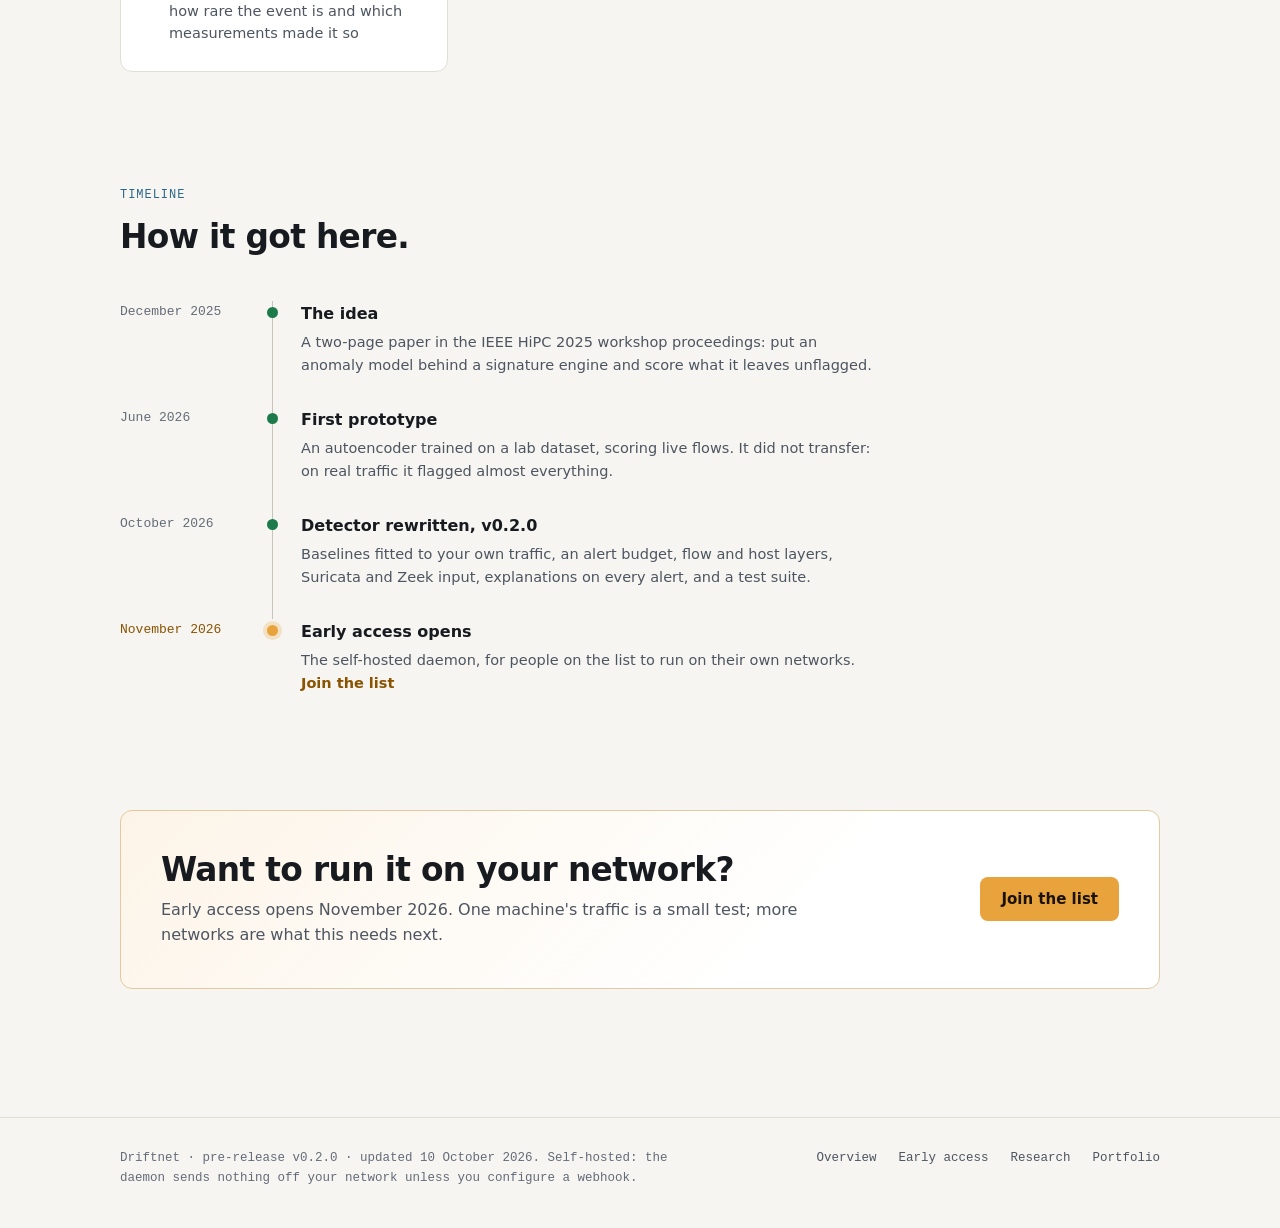
<file: status.html>
<!doctype html>
<html lang="en">
    <head>
        <meta charset="UTF-8" />
        <meta name="viewport" content="width=device-width, initial-scale=1.0" />
        <title>Status · Driftnet</title>
        <meta
            name="description"
            content="Where Driftnet stands: what has been measured, what works in v0.2.0, what is built but not yet verified, and what is not built."
        />
        <meta property="og:title" content="Driftnet status" />
        <meta
            property="og:description"
            content="Pre-release v0.2.0. 8 of 11 synthetic attack scenarios caught, 1 alert in 4.7 hours of unseen normal traffic. Early access opens November 2026."
        />
        <meta name="theme-color" content="#0e1217" />
        <link
            rel="icon"
            href="data:image/svg+xml,%3Csvg xmlns='http://www.w3.org/2000/svg' viewBox='0 0 32 32'%3E%3Crect width='32' height='32' rx='7' fill='%230e1217'/%3E%3Ccircle cx='16' cy='16' r='7' fill='%23e8a33d'/%3E%3C/svg%3E"
        />
        <link rel="stylesheet" href="styles.css" />
    </head>
    <body>
        <a class="skip" href="#main">Skip to content</a>
        <div class="grid-overlay" aria-hidden="true"></div>

        <header class="nav wrap">
            <a class="logo" href="index.html">
                <span class="logo-mark"></span>driftnet
            </a>
            <nav class="nav-links" aria-label="Main">
                <a class="nav-optional" href="index.html#how">How it works</a>
                <a href="status.html" aria-current="page">Status</a>
                <a class="btn btn-sm" href="early-access.html">Early access</a>
            </nav>
        </header>

        <main id="main">
            <section class="page-head wrap">
                <div class="eyebrow">Status · updated 10 October 2026</div>
                <h1>Where Driftnet stands.</h1>
                <p class="lead">
                    Driftnet is pre-release software. Version 0.2.0 is a
                    rewrite of the detector. It has been measured on recorded
                    captures and on a growing Suricata log, not yet on a live
                    interface. This page lists what was measured, what works,
                    and what is not done.
                </p>
            </section>

            <section class="stats-wrap wrap" aria-label="Current numbers">
                <div class="cells cols-5">
                    <div class="stat">
                        <div class="stat-num">0.2.0</div>
                        <div class="stat-label">
                            current version, pre-release
                        </div>
                    </div>
                    <div class="stat">
                        <div class="stat-num">53 <small>of 53</small></div>
                        <div class="stat-label">automated tests passing</div>
                    </div>
                    <div class="stat">
                        <div class="stat-num">8 <small>of 11</small></div>
                        <div class="stat-label">
                            synthetic attack scenarios caught
                        </div>
                    </div>
                    <div class="stat">
                        <div class="stat-num">1 <small>alert</small></div>
                        <div class="stat-label">
                            in 4.7 hours of unseen normal traffic
                        </div>
                    </div>
                    <div class="stat">
                        <div class="stat-num">Nov <small>2026</small></div>
                        <div class="stat-label">
                            early access opens ·
                            <a class="text-link" href="early-access.html"
                                >join the list</a
                            >
                        </div>
                    </div>
                </div>
            </section>

            <section class="section wrap" id="results">
                <div class="section-head">
                    <div class="eyebrow">Detection results</div>
                    <h2>Measured on four days of one machine's traffic.</h2>
                    <p>
                        The test data is the public Stratosphere CTU-Normal
                        captures (23, 24, 25 and 20): one Windows machine's
                        normal use over four days. Everything below uses the
                        default configuration, with an alert budget of 10 a
                        day. Last run 10 October 2026.
                    </p>
                </div>

                <div class="cells cols-3">
                    <div class="cell">
                        <div class="cell-tag">BASELINE</div>
                        <h3>Two days, 6.7 hours</h3>
                        <p>
                            44,466 flows. Web traffic (<code>tcp/443</code>,
                            <code>tcp/80</code>) had enough data for its own
                            models; everything else shared a pooled one.
                        </p>
                    </div>
                    <div class="cell">
                        <div class="cell-tag">NORMAL TRAFFIC, UNSEEN</div>
                        <h3>Two more days, 4.7 hours: 1 alert</h3>
                        <p>
                            48,019 flows. One alert, severity LOW, for unusual
                            packet sizes on a single flow. One large download
                            was muted, as the default configuration does.
                        </p>
                    </div>
                    <div class="cell">
                        <div class="cell-tag">ATTACKS, SYNTHETIC</div>
                        <h3>8 of 11 scenarios caught</h3>
                        <p>
                            Attack flows mixed into one unseen day, one type at
                            a time, and replayed through the same engine the
                            daemon runs.
                        </p>
                    </div>
                </div>

                <div class="table-scroll" style="margin-top: 20px">
                    <table class="matrix">
                        <caption>
                            Highest severity each layer raised for the
                            scenario. A dash means that layer raised nothing.
                            Severity is how far past the alert threshold the
                            event is, one step per factor of ten.
                        </caption>
                        <thead>
                            <tr>
                                <th scope="col">Scenario</th>
                                <th scope="col">Result</th>
                                <th scope="col">Flow layer</th>
                                <th scope="col">Host layer</th>
                                <th scope="col">New service</th>
                            </tr>
                        </thead>
                        <tbody>
                            <tr>
                                <th scope="row">
                                    600 MB upload over HTTPS
                                </th>
                                <td><span class="result caught">caught</span></td>
                                <td>
                                    <span class="sev sev-medium">MEDIUM</span>
                                </td>
                                <td><span class="sev sev-low">LOW</span></td>
                                <td class="none">–</td>
                            </tr>
                            <tr>
                                <th scope="row">20 MB upload over HTTPS</th>
                                <td><span class="result caught">caught</span></td>
                                <td>
                                    <span class="sev sev-medium">MEDIUM</span>
                                </td>
                                <td><span class="sev sev-low">LOW</span></td>
                                <td class="none">–</td>
                            </tr>
                            <tr>
                                <th scope="row">
                                    Port scan
                                    <small>1,000 ports in 30 seconds</small>
                                </th>
                                <td><span class="result caught">caught</span></td>
                                <td class="none">–</td>
                                <td>
                                    <span class="sev sev-critical"
                                        >CRITICAL</span
                                    >
                                </td>
                                <td><span class="sev sev-high">HIGH</span></td>
                            </tr>
                            <tr>
                                <th scope="row">
                                    Slow scan
                                    <small>60 ports a minute</small>
                                </th>
                                <td><span class="result caught">caught</span></td>
                                <td class="none">–</td>
                                <td><span class="sev sev-high">HIGH</span></td>
                                <td><span class="sev sev-high">HIGH</span></td>
                            </tr>
                            <tr>
                                <th scope="row">SMB sweep of a /24</th>
                                <td><span class="result caught">caught</span></td>
                                <td class="none">–</td>
                                <td><span class="sev sev-high">HIGH</span></td>
                                <td>
                                    <span class="sev sev-medium">MEDIUM</span>
                                </td>
                            </tr>
                            <tr>
                                <th scope="row">
                                    SYN flood
                                    <small>20,000 a minute</small>
                                </th>
                                <td><span class="result caught">caught</span></td>
                                <td class="none">–</td>
                                <td><span class="sev sev-low">LOW</span></td>
                                <td class="none">–</td>
                            </tr>
                            <tr>
                                <th scope="row">
                                    Telnet scan
                                    <small>3,000 hosts a minute</small>
                                </th>
                                <td><span class="result caught">caught</span></td>
                                <td class="none">–</td>
                                <td>
                                    <span class="sev sev-critical"
                                        >CRITICAL</span
                                    >
                                </td>
                                <td>
                                    <span class="sev sev-medium">MEDIUM</span>
                                </td>
                            </tr>
                            <tr>
                                <th scope="row">
                                    SSH brute force
                                    <small>200 tries</small>
                                </th>
                                <td><span class="result caught">caught</span></td>
                                <td class="none">–</td>
                                <td class="none">–</td>
                                <td>
                                    <span class="sev sev-medium">MEDIUM</span>
                                </td>
                            </tr>
                            <tr>
                                <th scope="row">DNS tunnel</th>
                                <td><span class="result missed">missed</span></td>
                                <td class="none">–</td>
                                <td class="none">–</td>
                                <td class="none">–</td>
                            </tr>
                            <tr>
                                <th scope="row">ICMP tunnel</th>
                                <td><span class="result missed">missed</span></td>
                                <td class="none">–</td>
                                <td class="none">–</td>
                                <td class="none">–</td>
                            </tr>
                            <tr>
                                <th scope="row">
                                    Command-and-control beacon
                                    <small>one small request a minute</small>
                                </th>
                                <td><span class="result missed">missed</span></td>
                                <td class="none">–</td>
                                <td class="none">–</td>
                                <td class="none">–</td>
                            </tr>
                        </tbody>
                    </table>
                </div>

                <div class="box" style="margin-top: 20px">
                    <div class="box-title">Read these numbers with care</div>
                    <p class="box-sub">
                        They show the detector behaves sensibly on a small
                        test. They do not show how it does on your network.
                    </p>
                    <ul class="caveats">
                        <li>
                            The attack flows are synthetic, built to look like
                            what the capture library reports for such traffic.
                            They are not captures of real tools.
                        </li>
                        <li>
                            One machine and 6.7 hours is a small baseline. Rare
                            contexts, meaning anything that is not web traffic
                            on that machine, had too little data to alert. That
                            is why the two tunnels were missed.
                        </li>
                        <li>
                            Low-and-slow traffic that looks like ordinary
                            browsing is out of reach for flow statistics.
                            Catching beacons needs timing analysis across
                            flows, which Driftnet does not do.
                        </li>
                        <li>
                            Something that is rare is not necessarily
                            malicious, and the reverse.
                        </li>
                    </ul>
                </div>
            </section>

            <section class="section wrap" id="development">
                <div class="section-head">
                    <div class="eyebrow">Development</div>
                    <h2>What works, what is unverified, what is not built.</h2>
                    <p>
                        Version 0.2.0 replaced the first prototype's lab-trained
                        model with a baseline fitted to the network it runs on.
                    </p>
                </div>

                <div class="three-col">
                    <div class="box">
                        <div class="box-title">
                            <span class="state-dot state-done"></span>Working
                            in 0.2.0
                        </div>
                        <p class="box-sub">Implemented and under test.</p>
                        <ul class="checklist state-done">
                            <li>
                                <b>Baseline from your own traffic</b>: record,
                                fit, inspect, and re-fit from flows the daemon
                                has kept
                            </li>
                            <li>
                                <b>Flow and host layers</b>, each service scored
                                against its own kind
                            </li>
                            <li>
                                <b>Alert budget</b> in place of a score
                                threshold
                            </li>
                            <li>
                                <b>Incidents</b>: repeats counted, kinds
                                muted, an hourly cap
                            </li>
                            <li><b>New-service</b> detection</li>
                            <li>
                                <b>Inputs</b>: live interface, pcap, Zeek
                                <code>conn.log</code>, Suricata
                                <code>eve.json</code>
                            </li>
                            <li>
                                <b>IDS awareness</b>: skips or tags
                                connections Suricata or Snort 3 already
                                alerted on
                            </li>
                            <li>
                                <b>Outputs</b>: text log, JSON lines, webhook
                            </li>
                            <li>
                                <b>Offline replay</b> of a capture or log
                                through the daemon's own code
                            </li>
                            <li>
                                <b>Explanations</b>: each alert says how rare
                                the event is and which measurements made it so
                            </li>
                        </ul>
                    </div>

                    <div class="box">
                        <div class="box-title">
                            <span class="state-dot state-partial"></span>Built,
                            not yet verified
                        </div>
                        <p class="box-sub">
                            The code exists. It has not been exercised.
                        </p>
                        <ul class="checklist state-partial">
                            <li>
                                <b>Live interface capture</b>. Same code path
                                as pcap replay, but the test environment had
                                no capture privileges
                            </li>
                            <li>
                                <b>Windows</b>, through Npcap. Not run on this
                                version
                            </li>
                            <li>
                                <b>Raspberry Pi</b>, 64-bit. Supported by the
                                dependencies, not yet run on a device
                            </li>
                            <li>
                                <b>Wazuh</b>. The example rules have not been
                                tested against a live Wazuh
                            </li>
                            <li>
                                <b>Real attack tools</b>. Every attack so far
                                is synthetic
                            </li>
                            <li>
                                <b>More than one network</b>. One machine's
                                traffic so far
                            </li>
                        </ul>
                    </div>

                    <div class="box">
                        <div class="box-title">
                            <span class="state-dot state-open"></span>Not
                            built
                        </div>
                        <p class="box-sub">Open today.</p>
                        <ul class="checklist state-open">
                            <li>
                                <b>Beacon and tunnel detection</b>. Needs
                                timing analysis across flows
                            </li>
                            <li>
                                <b>Licence</b>. None has been published, so
                                the code is not open source today
                            </li>
                            <li>
                                <b>Container image</b> or a one-command
                                install
                            </li>
                            <li>
                                <b>Dashboard</b>. Alerts are files and
                                webhooks; there is no web interface
                            </li>
                            <li><b>Hosted console</b></li>
                        </ul>
                    </div>
                </div>
            </section>

            <section class="section wrap" id="timeline">
                <div class="section-head">
                    <div class="eyebrow">Timeline</div>
                    <h2>How it got here.</h2>
                </div>

                <ol class="timeline">
                    <li class="is-done">
                        <div class="tl-date">December 2025</div>
                        <div class="tl-body">
                            <h3>The idea</h3>
                            <p>
                                A two-page paper in the IEEE HiPC 2025 workshop
                                proceedings: put an anomaly model behind a
                                signature engine and score what it leaves
                                unflagged.
                            </p>
                        </div>
                    </li>
                    <li class="is-done">
                        <div class="tl-date">June 2026</div>
                        <div class="tl-body">
                            <h3>First prototype</h3>
                            <p>
                                An autoencoder trained on a lab dataset,
                                scoring live flows. It did not transfer: on
                                real traffic it flagged almost everything.
                            </p>
                        </div>
                    </li>
                    <li class="is-done">
                        <div class="tl-date">October 2026</div>
                        <div class="tl-body">
                            <h3>Detector rewritten, v0.2.0</h3>
                            <p>
                                Baselines fitted to your own traffic, an alert
                                budget, flow and host layers, Suricata and Zeek
                                input, explanations on every alert, and a test
                                suite.
                            </p>
                        </div>
                    </li>
                    <li class="is-next">
                        <div class="tl-date">November 2026</div>
                        <div class="tl-body">
                            <h3>Early access opens</h3>
                            <p>
                                The self-hosted daemon, for people on the list
                                to run on their own networks.
                                <a class="text-link" href="early-access.html"
                                    >Join the list</a
                                >
                            </p>
                        </div>
                    </li>
                </ol>
            </section>

            <section class="section wrap">
                <div class="cta">
                    <div>
                        <h2>Want to run it on your network?</h2>
                        <p>
                            Early access opens November 2026. One machine's
                            traffic is a small test; more networks are what
                            this needs next.
                        </p>
                    </div>
                    <a class="btn" href="early-access.html">Join the list</a>
                </div>
            </section>
        </main>

        <footer>
            <div class="footer-inner wrap">
                <p>
                    Driftnet · pre-release v0.2.0 · updated 10 October 2026.
                    Self-hosted: the daemon sends nothing off your network
                    unless you configure a webhook.
                </p>
                <div class="footer-links">
                    <a href="index.html">Overview</a>
                    <a href="early-access.html">Early access</a>
                    <a
                        href="https://scholar.google.com/citations?view_op=view_citation&hl=en&user=h-0JyZwAAAAJ&citation_for_view=h-0JyZwAAAAJ:u-x6o8ySG0sC"
                        target="_blank"
                        rel="noopener"
                        >Research</a
                    >
                    <a
                        href="https://fakepickle.github.io"
                        target="_blank"
                        rel="noopener"
                        >Portfolio</a
                    >
                </div>
            </div>
        </footer>

        <script src="site.js" defer></script>
    </body>
</html>
</file>
<file: styles.css>
/* Driftnet site. Static, no build step, no third-party requests. */

:root {
    color-scheme: dark;
    --bg: #0e1217;
    --surface: #161b23;
    --surface-2: #1d242e;
    --border: #272f3b;
    --border-strong: #3a4553;
    --text: #e7e9ec;
    --text-dim: #9ca5b2;
    --text-faint: #7d8694;
    --accent: #e8a33d;
    --accent-fg: #e8a33d;
    --accent-ink: #1a1305;
    --steel: #7fb0cc;
    --ok: #6fcf97;
    --err: #f08a6e;
    --sev-low: #93a4b7;
    --sev-medium: #e8a33d;
    --sev-high: #f0803c;
    --sev-critical: #f2645a;
    --shadow: 0 24px 60px -24px rgba(0, 0, 0, 0.6);
    --grid-opacity: 0.22;
    --sans:
        ui-sans-serif, system-ui, -apple-system, "Segoe UI", Roboto,
        "Helvetica Neue", Arial, sans-serif;
    --mono:
        ui-monospace, "SF Mono", SFMono-Regular, "JetBrains Mono", Menlo,
        Consolas, "Liberation Mono", monospace;
    --maxw: 1120px;
    --gutter: clamp(20px, 5vw, 40px);
    --radius: 12px;
}

@media (prefers-color-scheme: light) {
    :root {
        color-scheme: light;
        --bg: #f6f5f1;
        --surface: #ffffff;
        --surface-2: #efede6;
        --border: #e1ded6;
        --border-strong: #c8c4b9;
        --text: #171a1f;
        --text-dim: #4d5560;
        --text-faint: #646c78;
        --accent-fg: #8a5300;
        --steel: #2b6788;
        --ok: #1d7a4a;
        --err: #b3401f;
        --sev-low: #55667a;
        --sev-medium: #8a5300;
        --sev-high: #b34a12;
        --sev-critical: #b3261e;
        --shadow: 0 24px 50px -28px rgba(40, 35, 20, 0.3);
        --grid-opacity: 0.55;
    }
}

*,
*::before,
*::after {
    box-sizing: border-box;
}

html {
    -webkit-text-size-adjust: 100%;
    scroll-behavior: smooth;
}

@media (prefers-reduced-motion: reduce) {
    html {
        scroll-behavior: auto;
    }
    * {
        transition: none !important;
    }
}

body {
    margin: 0;
    background: var(--bg);
    color: var(--text);
    font: 16px/1.6 var(--sans);
    -webkit-font-smoothing: antialiased;
    position: relative;
}

h1,
h2,
h3,
p,
ul,
ol,
dl,
dd,
figure {
    margin: 0;
}

ul,
ol {
    padding: 0;
    list-style: none;
}

a {
    color: inherit;
    text-decoration: none;
}

code,
pre,
kbd {
    font-family: var(--mono);
}

::selection {
    background: color-mix(in srgb, var(--accent) 30%, transparent);
}

:focus-visible {
    outline: 2px solid var(--accent-fg);
    outline-offset: 3px;
    border-radius: 4px;
}

.wrap {
    max-width: var(--maxw);
    margin: 0 auto;
    padding-left: var(--gutter);
    padding-right: var(--gutter);
}

.skip {
    position: absolute;
    left: -9999px;
}

.skip:focus {
    left: 16px;
    top: 12px;
    z-index: 20;
    background: var(--surface);
    padding: 8px 12px;
    border-radius: 6px;
}

/* ---------- background texture ---------- */
.grid-overlay {
    position: absolute;
    inset: 0 0 auto 0;
    height: 760px;
    background-image:
        linear-gradient(var(--border) 1px, transparent 1px),
        linear-gradient(90deg, var(--border) 1px, transparent 1px);
    background-size: 64px 64px;
    opacity: var(--grid-opacity);
    pointer-events: none;
    -webkit-mask-image: radial-gradient(
        ellipse 80% 70% at 50% 0%,
        black 30%,
        transparent 85%
    );
    mask-image: radial-gradient(
        ellipse 80% 70% at 50% 0%,
        black 30%,
        transparent 85%
    );
}

main,
.nav,
footer {
    position: relative;
}

/* ---------- nav ---------- */
.nav {
    display: flex;
    align-items: center;
    justify-content: space-between;
    gap: 16px;
    padding-top: 24px;
    padding-bottom: 24px;
}

.logo {
    display: inline-flex;
    align-items: center;
    gap: 10px;
    font-family: var(--mono);
    font-weight: 600;
    font-size: 15px;
    letter-spacing: -0.01em;
}

.logo-mark {
    width: 9px;
    height: 9px;
    border-radius: 50%;
    background: var(--accent);
    box-shadow: 0 0 0 3px color-mix(in srgb, var(--accent) 22%, transparent);
}

.nav-links {
    display: flex;
    align-items: center;
    gap: clamp(14px, 3vw, 28px);
    font-size: 14px;
    color: var(--text-dim);
}

.nav-links a:not(.btn):hover,
.nav-links a[aria-current="page"]:not(.btn) {
    color: var(--text);
}

@media (max-width: 560px) {
    .nav-links .nav-optional {
        display: none;
    }
}

/* ---------- buttons, chips ---------- */
.btn {
    display: inline-flex;
    align-items: center;
    justify-content: center;
    gap: 8px;
    background: var(--accent);
    color: var(--accent-ink);
    border: 1px solid transparent;
    border-radius: 8px;
    padding: 12px 20px;
    font: 650 15px/1.2 var(--sans);
    cursor: pointer;
    white-space: nowrap;
    transition:
        transform 0.12s ease,
        box-shadow 0.12s ease,
        border-color 0.12s ease;
}

.btn:hover {
    transform: translateY(-1px);
    box-shadow: 0 8px 22px -8px color-mix(in srgb, var(--accent) 60%, transparent);
}

.btn:active {
    transform: none;
}

.btn:disabled {
    opacity: 0.6;
    cursor: default;
    transform: none;
    box-shadow: none;
}

.btn-sm {
    padding: 8px 14px;
    font-size: 13.5px;
}

.btn-ghost {
    background: transparent;
    color: var(--text);
    border-color: var(--border-strong);
}

.btn-ghost:hover {
    box-shadow: none;
    border-color: var(--text-faint);
}

.chip {
    display: inline-flex;
    align-items: center;
    gap: 8px;
    font: 500 12.5px/1.4 var(--mono);
    color: var(--steel);
    background: color-mix(in srgb, var(--steel) 12%, transparent);
    border: 1px solid color-mix(in srgb, var(--steel) 30%, transparent);
    padding: 6px 12px;
    border-radius: 100px;
}

a.chip:hover {
    border-color: var(--steel);
}

.chip-dot {
    flex: none;
    width: 6px;
    height: 6px;
    border-radius: 50%;
    background: currentColor;
}

.eyebrow {
    font: 500 12px/1.4 var(--mono);
    letter-spacing: 0.08em;
    text-transform: uppercase;
    color: var(--steel);
    margin-bottom: 14px;
}

/* ---------- hero ---------- */
.hero {
    display: grid;
    grid-template-columns: minmax(0, 1.05fr) minmax(0, 0.95fr);
    gap: clamp(32px, 5vw, 64px);
    align-items: start;
    padding-top: clamp(28px, 6vh, 72px);
}

@media (max-width: 940px) {
    .hero {
        grid-template-columns: minmax(0, 1fr);
    }
}

h1 {
    font-size: clamp(2.1rem, 4.6vw, 3.35rem);
    line-height: 1.06;
    letter-spacing: -0.03em;
    font-weight: 750;
    text-wrap: balance;
    margin: 22px 0 20px;
}

h1 .accent {
    color: var(--accent-fg);
}

.lead {
    font-size: clamp(1rem, 1.4vw, 1.1rem);
    color: var(--text-dim);
    max-width: 34em;
    text-wrap: pretty;
}

.hero-actions {
    display: flex;
    flex-wrap: wrap;
    gap: 12px;
    margin: 30px 0 22px;
}

.hero-note {
    font-size: 13.5px;
    color: var(--text-faint);
    max-width: 36em;
}

.page-head {
    padding-top: clamp(32px, 6vh, 72px);
}

.page-head h1 {
    margin-top: 0;
}

.page-head h1,
.page-head .lead {
    max-width: 760px;
}

/* ---------- alert panel ---------- */
.alert-panel {
    background: var(--surface);
    border: 1px solid var(--border);
    border-radius: var(--radius);
    box-shadow: var(--shadow);
    overflow: hidden;
    min-width: 0;
}

.alert-tabs {
    display: none;
    gap: 4px;
    padding: 8px;
    border-bottom: 1px solid var(--border);
    background: color-mix(in srgb, var(--surface-2) 55%, var(--surface));
    overflow-x: auto;
}

.js .alert-tabs {
    display: flex;
}

.alert-tabs button {
    font: 500 12.5px/1 var(--mono);
    color: var(--text-dim);
    background: transparent;
    border: 1px solid transparent;
    border-radius: 7px;
    padding: 9px 12px;
    cursor: pointer;
    white-space: nowrap;
}

.alert-tabs button:hover {
    color: var(--text);
}

.alert-tabs button[aria-selected="true"] {
    color: var(--text);
    background: var(--surface);
    border-color: var(--border);
}

.alert-view {
    padding: 22px 22px 20px;
}

.alert-view + .alert-view {
    border-top: 1px solid var(--border);
}

.js .alert-view:not(.is-active) {
    display: none;
}

.alert-head {
    display: flex;
    align-items: center;
    flex-wrap: wrap;
    gap: 10px;
    margin-bottom: 10px;
}

.alert-kind {
    font: 600 14px/1.3 var(--mono);
}

.alert-kind span {
    color: var(--text-faint);
    font-weight: 400;
}

.alert-where {
    font: 13px/1.5 var(--mono);
    color: var(--text-dim);
    overflow-wrap: anywhere;
}

.alert-where span {
    color: var(--text-faint);
}

.alert-facts {
    display: grid;
    gap: 12px;
    margin: 18px 0 0;
    padding: 16px 0 0;
    border-top: 1px dashed var(--border);
}

.alert-facts > div {
    display: grid;
    grid-template-columns: 92px minmax(0, 1fr);
    gap: 12px;
    align-items: baseline;
}

.alert-facts dt,
.alert-why {
    font: 500 11px/1.4 var(--mono);
    letter-spacing: 0.08em;
    text-transform: uppercase;
    color: var(--text-faint);
}

.alert-facts dd {
    font-size: 14.5px;
}

.alert-facts dd strong {
    font: 600 17px/1.2 var(--mono);
    color: var(--accent-fg);
}

.alert-facts dd small {
    display: block;
    font-size: 12.5px;
    color: var(--text-faint);
    margin-top: 2px;
}

.alert-why {
    margin: 18px 0 10px;
}

.reasons {
    display: grid;
    gap: 14px;
}

.reason-line {
    display: flex;
    justify-content: space-between;
    gap: 12px;
    font-size: 14px;
}

.reason-line b {
    font: 600 13.5px/1.5 var(--mono);
    white-space: nowrap;
}

.reason-usual {
    font: 12px/1.4 var(--mono);
    color: var(--text-faint);
}

.reason-text {
    font-size: 14px;
    padding-left: 14px;
    position: relative;
}

.reason-text::before {
    content: "";
    position: absolute;
    left: 0;
    top: 0.62em;
    width: 5px;
    height: 5px;
    border-radius: 50%;
    background: var(--accent);
}

.range {
    position: relative;
    height: 8px;
    border-radius: 99px;
    background: var(--surface-2);
    margin: 8px 0 7px;
}

.range-usual {
    position: absolute;
    top: 0;
    bottom: 0;
    min-width: 6px;
    border-radius: 99px;
    background: color-mix(in srgb, var(--steel) 55%, transparent);
}

.range-obs {
    position: absolute;
    top: 50%;
    width: 12px;
    height: 12px;
    margin: -6px 0 0 -6px;
    border-radius: 50%;
    background: var(--accent);
    box-shadow:
        0 0 0 2px var(--surface),
        0 0 0 4px color-mix(in srgb, var(--accent) 35%, transparent);
}

.alert-foot {
    border-top: 1px solid var(--border);
    padding: 12px 22px 14px;
    font-size: 12.5px;
    line-height: 1.5;
    color: var(--text-faint);
}

.legend {
    display: flex;
    flex-wrap: wrap;
    gap: 6px 16px;
    margin-bottom: 6px;
    font: 11.5px/1.4 var(--mono);
}

.legend span {
    display: inline-flex;
    align-items: center;
    gap: 6px;
}

/* no key when the example on show has no range bars */
.js .alert-panel:not(:has(.alert-view.is-active .range)) .legend {
    display: none;
}

.legend i {
    display: inline-block;
}

.legend .k-usual {
    width: 18px;
    height: 6px;
    border-radius: 99px;
    background: color-mix(in srgb, var(--steel) 55%, transparent);
}

.legend .k-obs {
    width: 8px;
    height: 8px;
    border-radius: 50%;
    background: var(--accent);
}

/* ---------- severity badges ---------- */
.sev {
    display: inline-block;
    font: 600 11px/1 var(--mono);
    letter-spacing: 0.06em;
    padding: 5px 8px;
    border-radius: 5px;
    color: var(--sev);
    background: color-mix(in srgb, var(--sev) 14%, transparent);
    border: 1px solid color-mix(in srgb, var(--sev) 38%, transparent);
    white-space: nowrap;
}

.sev-low {
    --sev: var(--sev-low);
}
.sev-medium {
    --sev: var(--sev-medium);
}
.sev-high {
    --sev: var(--sev-high);
}
.sev-critical {
    --sev: var(--sev-critical);
}

/* ---------- sections ---------- */
.section {
    padding-top: clamp(72px, 9vw, 120px);
}

.section-head {
    max-width: 660px;
    margin-bottom: clamp(28px, 4vw, 44px);
}

h2 {
    font-size: clamp(1.5rem, 2.8vw, 2.05rem);
    line-height: 1.2;
    letter-spacing: -0.02em;
    font-weight: 700;
    text-wrap: balance;
    margin-bottom: 14px;
}

.section-head p,
.prose p {
    color: var(--text-dim);
    text-wrap: pretty;
}

.prose p + p {
    margin-top: 12px;
}

.text-link {
    color: var(--accent-fg);
    font-weight: 550;
}

.text-link:hover {
    text-decoration: underline;
    text-underline-offset: 3px;
}

.inline-code,
.prose code,
.cell code,
td code,
li code,
summary code,
.faq code {
    font-size: 0.86em;
    background: var(--surface-2);
    border: 1px solid var(--border);
    padding: 1px 5px;
    border-radius: 4px;
    overflow-wrap: anywhere;
}

/* cells: a grid whose gaps read as hairlines */
.cells {
    display: grid;
    gap: 1px;
    background: var(--border);
    border: 1px solid var(--border);
    border-radius: var(--radius);
    overflow: hidden;
}

.cells > * {
    background: var(--surface);
    min-width: 0;
}

.cols-4 {
    grid-template-columns: repeat(4, minmax(0, 1fr));
}
.cols-3 {
    grid-template-columns: repeat(3, minmax(0, 1fr));
}
.cols-2 {
    grid-template-columns: repeat(2, minmax(0, 1fr));
}
.cols-5 {
    grid-template-columns: repeat(5, minmax(0, 1fr));
}

/* when a row would end short, the last cell takes the rest of it */
@media (max-width: 980px) {
    .cols-5 {
        grid-template-columns: repeat(3, minmax(0, 1fr));
    }
    .cols-5 > :last-child {
        grid-column: span 2;
    }
}

@media (max-width: 880px) {
    .cols-4 {
        grid-template-columns: repeat(2, minmax(0, 1fr));
    }
    .cols-3 {
        grid-template-columns: repeat(2, minmax(0, 1fr));
    }
    .cols-3 > :last-child:nth-child(odd) {
        grid-column: 1 / -1;
    }
}

@media (max-width: 620px) {
    .cols-3,
    .cols-2,
    .cols-4.stack {
        grid-template-columns: minmax(0, 1fr);
    }
    .cols-5 {
        grid-template-columns: repeat(2, minmax(0, 1fr));
    }
    .cols-5 > :last-child {
        grid-column: 1 / -1;
    }
}

/* ---------- stats ---------- */
.stats-wrap {
    padding-top: clamp(56px, 7vw, 88px);
}

.stat {
    padding: 22px 22px 24px;
}

.stat-num {
    font: 600 clamp(1.5rem, 2.6vw, 1.9rem) / 1.15 var(--mono);
    letter-spacing: -0.02em;
    color: var(--accent-fg);
    margin-bottom: 6px;
}

.stat-num small {
    font-size: 0.55em;
    font-weight: 500;
    color: var(--text-faint);
    letter-spacing: 0;
}

.stat-label {
    font-size: 13.5px;
    line-height: 1.45;
    color: var(--text-dim);
}

.footnote {
    font-size: 13px;
    color: var(--text-faint);
    margin-top: 14px;
    max-width: 62em;
}

/* ---------- cards ---------- */
.cell {
    padding: 26px 24px 28px;
}

.cell-tag {
    font: 500 11.5px/1.4 var(--mono);
    color: var(--text-faint);
    letter-spacing: 0.04em;
    margin-bottom: 12px;
}

.cell h3 {
    font-size: 16px;
    line-height: 1.35;
    font-weight: 650;
    margin-bottom: 8px;
}

.cell p {
    font-size: 14px;
    line-height: 1.6;
    color: var(--text-dim);
}

.cell.is-accent {
    background: linear-gradient(
        160deg,
        color-mix(in srgb, var(--accent) 13%, var(--surface)),
        var(--surface) 62%
    );
}

.cell.is-accent h3 {
    color: var(--accent-fg);
}

.cell .text-link {
    display: inline-block;
    margin-top: 12px;
    font: 500 13px/1.4 var(--mono);
}

.model-note {
    margin-top: 18px;
    padding: 16px 18px;
    border-left: 2px solid var(--steel);
    background: color-mix(in srgb, var(--steel) 7%, transparent);
    border-radius: 0 8px 8px 0;
    font-size: 14px;
    color: var(--text-dim);
}

/* ---------- tables ---------- */
.table-scroll {
    overflow-x: auto;
    border: 1px solid var(--border);
    border-radius: var(--radius);
    background: var(--surface);
}

table {
    width: 100%;
    border-collapse: collapse;
    font-size: 14px;
}

caption {
    text-align: left;
    caption-side: bottom;
    padding: 12px 18px 14px;
    font-size: 12.5px;
    color: var(--text-faint);
    border-top: 1px solid var(--border);
}

th,
td {
    text-align: left;
    padding: 12px 18px;
    border-bottom: 1px solid var(--border);
    vertical-align: middle;
}

tbody tr:last-child th,
tbody tr:last-child td {
    border-bottom: 0;
}

thead th {
    font: 500 11.5px/1.4 var(--mono);
    letter-spacing: 0.07em;
    text-transform: uppercase;
    color: var(--text-faint);
    background: color-mix(in srgb, var(--surface-2) 55%, var(--surface));
    white-space: nowrap;
}

tbody th {
    font-weight: 550;
}

tbody th small {
    display: block;
    font-weight: 400;
    font-size: 12.5px;
    color: var(--text-faint);
}

td.none {
    color: var(--text-faint);
}

td .dim {
    color: var(--text-dim);
}

.matrix {
    min-width: 640px;
}

@media (max-width: 620px) {
    th,
    td {
        padding: 11px 14px;
    }
}

.result {
    font: 600 12.5px/1 var(--mono);
    white-space: nowrap;
}

.result.caught {
    color: var(--ok);
}

.result.missed {
    color: var(--text-dim);
}

.result::before {
    display: inline-block;
    width: 1.3em;
}

.result.caught::before {
    content: "✓";
}

.result.missed::before {
    content: "○";
}

/* ---------- lists ---------- */
.two-col {
    display: grid;
    grid-template-columns: repeat(2, minmax(0, 1fr));
    gap: clamp(20px, 3vw, 32px);
}

@media (max-width: 780px) {
    .two-col {
        grid-template-columns: minmax(0, 1fr);
    }
}

.three-col {
    display: grid;
    grid-template-columns: repeat(3, minmax(0, 1fr));
    gap: clamp(18px, 2.4vw, 28px);
    align-items: start;
}

@media (max-width: 940px) {
    .three-col {
        grid-template-columns: minmax(0, 1fr);
    }
}

.box {
    background: var(--surface);
    border: 1px solid var(--border);
    border-radius: var(--radius);
    padding: 24px 24px 26px;
    min-width: 0;
}

.box-title {
    display: flex;
    align-items: center;
    gap: 10px;
    font-size: 15.5px;
    font-weight: 650;
    margin-bottom: 4px;
}

.box-sub {
    font-size: 13.5px;
    color: var(--text-faint);
    margin-bottom: 16px;
}

.state-dot {
    width: 9px;
    height: 9px;
    border-radius: 50%;
    flex: none;
    background: var(--state);
    box-shadow: 0 0 0 3px color-mix(in srgb, var(--state) 22%, transparent);
}

.state-done {
    --state: var(--ok);
}
.state-partial {
    --state: var(--accent);
}
.state-open {
    --state: var(--text-faint);
}

.checklist {
    display: grid;
    gap: 11px;
    font-size: 14.5px;
    line-height: 1.5;
}

.checklist li {
    position: relative;
    padding-left: 24px;
    color: var(--text-dim);
}

.checklist li b {
    color: var(--text);
    font-weight: 600;
}

.checklist li::before {
    position: absolute;
    left: 0;
    top: 0;
    font: 600 13px/1.65 var(--mono);
    color: var(--state);
}

.state-done .checklist li::before,
.checklist.state-done li::before {
    content: "✓";
}

.checklist.state-partial li::before {
    content: "◐";
}

.checklist.state-open li::before {
    content: "○";
}

.caveats {
    display: grid;
    gap: 12px;
    font-size: 14.5px;
    color: var(--text-dim);
}

.caveats li {
    padding-left: 18px;
    position: relative;
}

.caveats li::before {
    content: "";
    position: absolute;
    left: 0;
    top: 0.68em;
    width: 6px;
    height: 6px;
    border-radius: 50%;
    background: var(--accent);
}

/* ---------- timeline ---------- */
.timeline {
    display: grid;
    gap: 0;
    max-width: 760px;
}

.timeline li {
    display: grid;
    grid-template-columns: 132px minmax(0, 1fr);
    gap: 20px;
    padding: 0 0 30px;
    position: relative;
}

.timeline li:last-child {
    padding-bottom: 0;
}

.tl-date {
    font: 500 13px/1.6 var(--mono);
    color: var(--text-faint);
    padding-top: 1px;
}

.tl-body {
    position: relative;
    padding-left: 28px;
    border-left: 1px solid var(--border-strong);
    margin-bottom: -30px;
    padding-bottom: 30px;
}

.timeline li:last-child .tl-body {
    margin-bottom: 0;
    padding-bottom: 0;
    border-left-color: transparent;
}

.tl-body::before {
    content: "";
    position: absolute;
    left: -6px;
    top: 6px;
    width: 11px;
    height: 11px;
    border-radius: 50%;
    background: var(--bg);
    border: 2px solid var(--border-strong);
}

.timeline .is-done .tl-body::before {
    background: var(--ok);
    border-color: var(--ok);
}

.timeline .is-next .tl-body::before {
    background: var(--accent);
    border-color: var(--accent);
    box-shadow: 0 0 0 4px color-mix(in srgb, var(--accent) 25%, transparent);
}

.timeline .is-next .tl-date {
    color: var(--accent-fg);
}

.tl-body h3 {
    font-size: 16px;
    font-weight: 650;
    margin-bottom: 4px;
}

.tl-body p {
    font-size: 14.5px;
    color: var(--text-dim);
}

@media (max-width: 560px) {
    .timeline li {
        grid-template-columns: minmax(0, 1fr);
        gap: 4px;
        padding-left: 6px;
    }
    .tl-date {
        padding-left: 28px;
    }
}

/* ---------- code ---------- */
.code {
    background: var(--surface-2);
    border: 1px solid var(--border);
    border-radius: 8px;
    padding: 12px 14px;
    margin-top: 14px;
    font: 12.5px/1.7 var(--mono);
    overflow-x: auto;
    white-space: pre;
    color: var(--text);
}

.code .c {
    color: var(--text-faint);
}

/* ---------- form ---------- */
.signup {
    background: var(--surface);
    border: 1px solid var(--border);
    border-radius: var(--radius);
    box-shadow: var(--shadow);
    padding: clamp(22px, 3vw, 30px);
    min-width: 0;
}

.signup h2 {
    font-size: 1.25rem;
    margin-bottom: 6px;
}

.signup > p {
    font-size: 14.5px;
    color: var(--text-dim);
    margin-bottom: 20px;
}

.field-label,
.signup legend {
    display: block;
    font: 500 11.5px/1.4 var(--mono);
    letter-spacing: 0.07em;
    text-transform: uppercase;
    color: var(--text-faint);
    margin-bottom: 8px;
    padding: 0;
}

.signup fieldset {
    border: 0;
    padding: 0;
    margin: 20px 0 0;
    min-width: 0;
}

input[type="email"] {
    width: 100%;
    background: var(--bg);
    border: 1px solid var(--border-strong);
    border-radius: 8px;
    padding: 12px 14px;
    color: var(--text);
    font: 15px/1.3 var(--sans);
    outline: none;
    transition: border-color 0.15s ease;
}

input[type="email"]:focus {
    border-color: var(--accent-fg);
}

input[type="email"]::placeholder {
    color: var(--text-faint);
}

.roles {
    display: flex;
    flex-wrap: wrap;
    gap: 8px;
}

.roles label {
    position: relative;
    cursor: pointer;
}

.roles input {
    position: absolute;
    opacity: 0;
    inset: 0;
    cursor: pointer;
}

.roles span {
    display: inline-block;
    font: 12.5px/1 var(--mono);
    color: var(--text-dim);
    background: var(--bg);
    border: 1px solid var(--border-strong);
    padding: 9px 13px;
    border-radius: 100px;
    transition:
        color 0.12s ease,
        border-color 0.12s ease,
        background 0.12s ease;
}

.roles label:hover span {
    color: var(--text);
    border-color: var(--text-faint);
}

.roles input:checked + span {
    background: color-mix(in srgb, var(--accent) 16%, transparent);
    border-color: var(--accent-fg);
    color: var(--accent-fg);
}

.roles input:focus-visible + span {
    outline: 2px solid var(--accent-fg);
    outline-offset: 3px;
}

.signup .btn {
    width: 100%;
    margin-top: 22px;
}

.form-note {
    font-size: 12.5px;
    line-height: 1.5;
    color: var(--text-faint);
    margin-top: 14px;
}

.form-status {
    font: 13px/1.5 var(--mono);
    margin-top: 14px;
    min-height: 20px;
}

.form-status.success {
    color: var(--ok);
}

.form-status.error {
    color: var(--err);
}

.ea-hero {
    display: grid;
    grid-template-columns: minmax(0, 1.05fr) minmax(0, 0.95fr);
    gap: clamp(32px, 5vw, 64px);
    align-items: start;
    padding-top: clamp(28px, 6vh, 72px);
}

@media (max-width: 940px) {
    .ea-hero {
        grid-template-columns: minmax(0, 1fr);
    }
}

.ea-hero h1 {
    margin-top: 0;
}

.ea-points {
    display: grid;
    gap: 14px;
    margin-top: 28px;
    font-size: 15px;
    color: var(--text-dim);
}

.ea-points li {
    display: grid;
    grid-template-columns: 22px minmax(0, 1fr);
    gap: 10px;
}

.ea-points li::before {
    content: "→";
    font-family: var(--mono);
    color: var(--accent-fg);
}

.ea-points b {
    color: var(--text);
    font-weight: 600;
}

/* ---------- faq ---------- */
.faq {
    border: 1px solid var(--border);
    border-radius: var(--radius);
    background: var(--surface);
    max-width: 820px;
}

.faq details + details {
    border-top: 1px solid var(--border);
}

.faq summary {
    cursor: pointer;
    list-style: none;
    padding: 18px 48px 18px 22px;
    font-weight: 600;
    font-size: 15.5px;
    position: relative;
}

.faq summary::-webkit-details-marker {
    display: none;
}

.faq summary::after {
    content: "+";
    position: absolute;
    right: 22px;
    top: 50%;
    transform: translateY(-50%);
    font: 400 20px/1 var(--mono);
    color: var(--text-faint);
}

.faq details[open] summary::after {
    content: "−";
}

.faq details > div {
    padding: 0 22px 20px;
    font-size: 14.5px;
    color: var(--text-dim);
    max-width: 66ch;
}

.faq details > div p + p {
    margin-top: 10px;
}

/* ---------- cta band ---------- */
.cta {
    display: flex;
    align-items: center;
    justify-content: space-between;
    flex-wrap: wrap;
    gap: 20px 32px;
    padding: clamp(26px, 4vw, 40px);
    border: 1px solid color-mix(in srgb, var(--accent) 35%, var(--border));
    border-radius: var(--radius);
    background: linear-gradient(
        135deg,
        color-mix(in srgb, var(--accent) 12%, var(--surface)),
        var(--surface) 65%
    );
}

.cta h2 {
    margin-bottom: 6px;
}

.cta p {
    color: var(--text-dim);
    max-width: 44em;
}

/* ---------- footer ---------- */
footer {
    margin-top: clamp(80px, 10vw, 130px);
    border-top: 1px solid var(--border);
}

.footer-inner {
    display: flex;
    align-items: flex-start;
    justify-content: space-between;
    flex-wrap: wrap;
    gap: 16px 32px;
    padding-top: 30px;
    padding-bottom: 40px;
    font: 12.5px/1.6 var(--mono);
    color: var(--text-faint);
}

.footer-inner p {
    max-width: 46em;
}

.footer-links {
    display: flex;
    flex-wrap: wrap;
    gap: 8px 22px;
    color: var(--text-dim);
}

.footer-links a:hover {
    color: var(--accent-fg);
}
</file>
